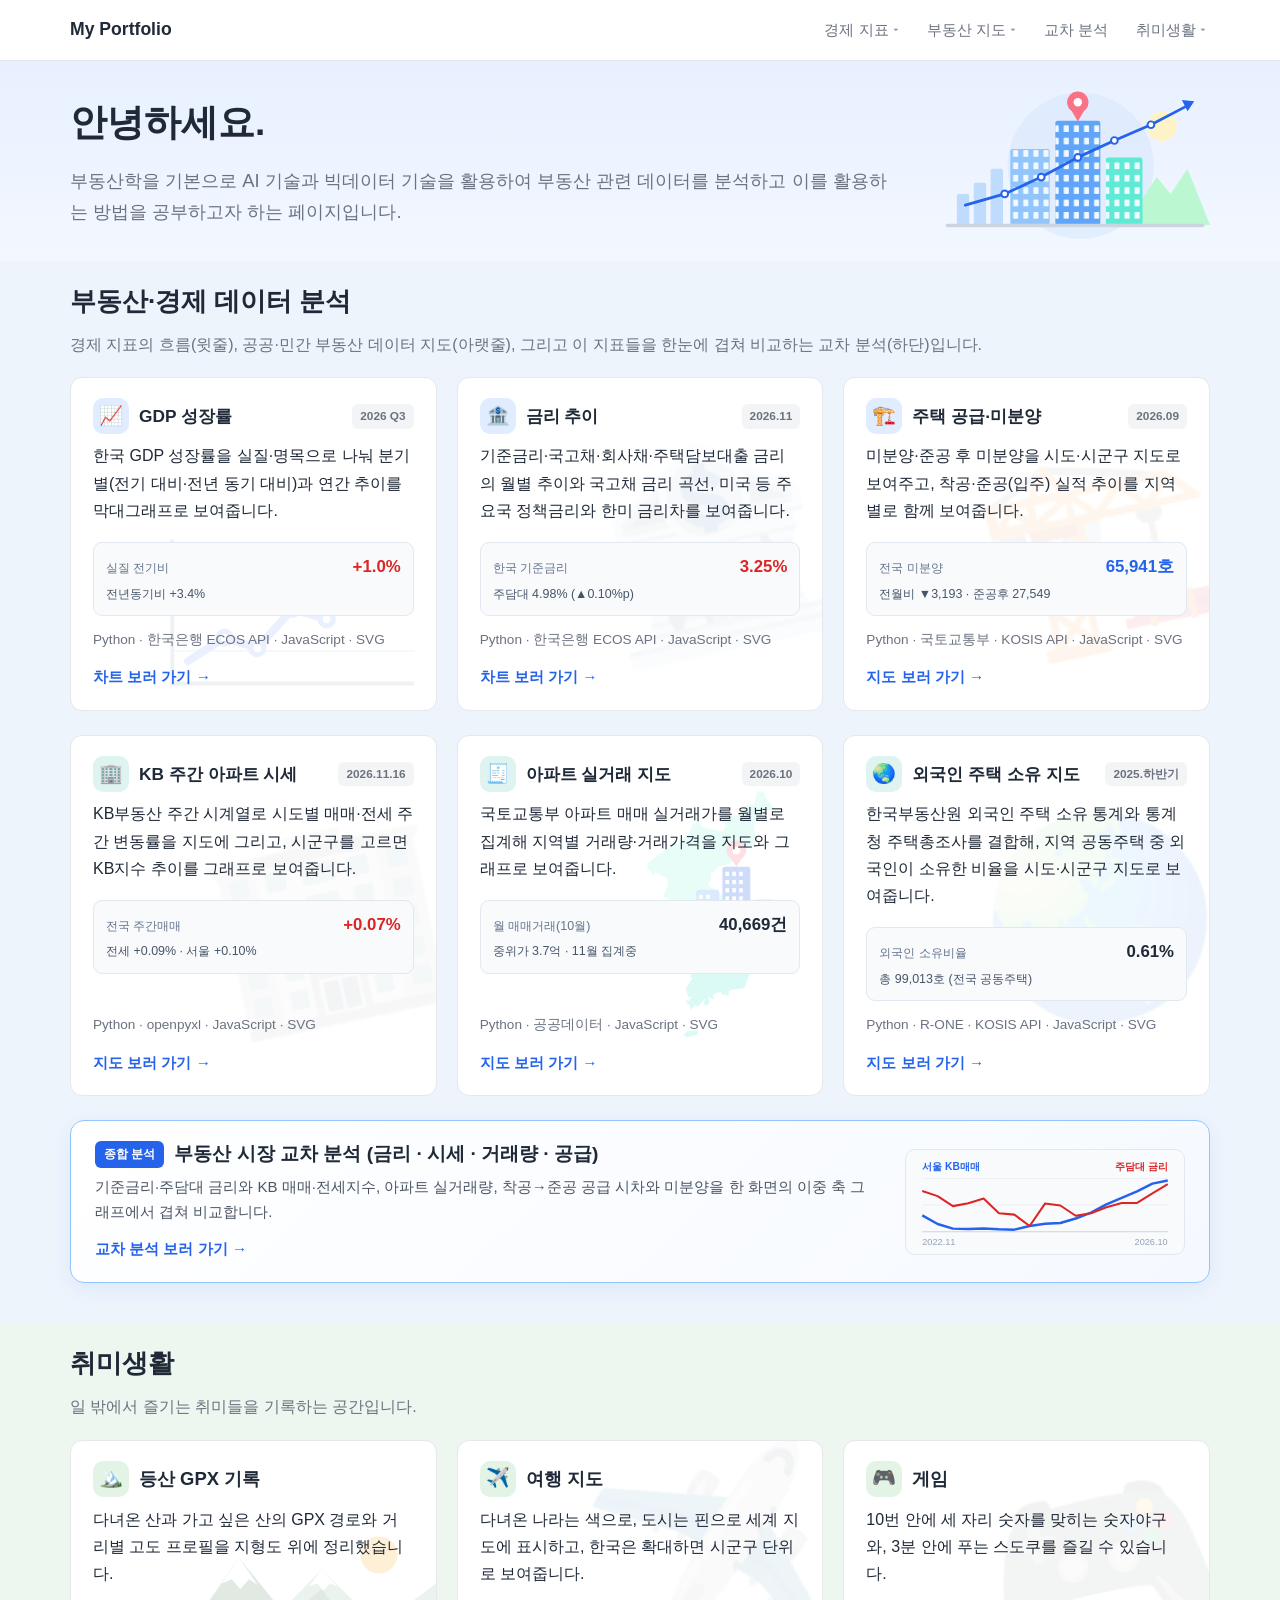
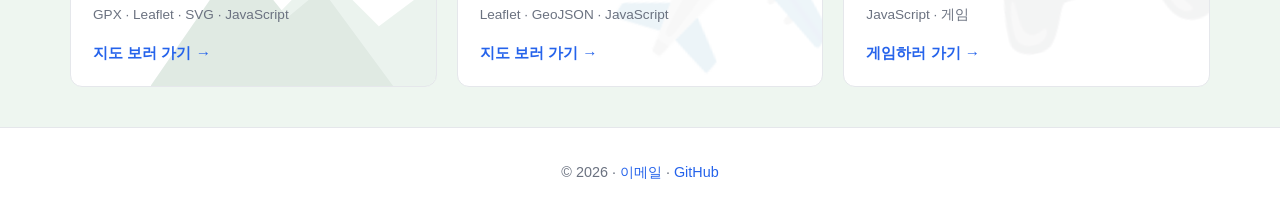
<file: index.html>
<!DOCTYPE html>
<html lang="ko">
<head>
  <meta charset="UTF-8">
  <meta name="viewport" content="width=device-width, initial-scale=1.0">
  <title>My Portfolio</title>
  <meta name="description" content="부동산·경제 데이터 분석 · 취미생활 포트폴리오">
  <meta property="og:type" content="website">
  <meta property="og:title" content="My Portfolio · 부동산·경제 데이터 분석">
  <meta property="og:description" content="공공·민간 부동산·경제 데이터를 직접 수집·분석하고 지도와 그래프로 시각화하는 개인 포트폴리오">
  <meta property="og:url" content="https://aithrume.github.io/">
  <link rel="icon" type="image/svg+xml" href="favicon.svg">
  <link rel="stylesheet" href="style.css">
</head>
<body>

  <!-- 상단 메뉴 (layout.js 공통 렌더링) -->
  <header id="site-header" class="site-header"></header>

  <main id="top">

    <!-- 소개 -->
    <section class="hero">
      <div class="container hero-inner">
        <div class="hero-text">
          <h1>안녕하세요.</h1>
          <p>부동산학을 기본으로 AI 기술과 빅데이터 기술을 활용하여 부동산 관련 데이터를 분석하고 이를 활용하는 방법을 공부하고자 하는 페이지입니다.</p>
        </div>

        <!-- 소개 그림: 아파트 단지 + 상승 그래프 + 위치 핀 (직접 그린 SVG 그림) -->
        <svg class="hero-art" viewBox="0 0 480 320" role="img"
             aria-label="아파트 단지 위로 상승하는 그래프와 지도 위치 핀을 그린 일러스트">
          <defs>
            <pattern id="win" width="18" height="22" patternUnits="userSpaceOnUse">
              <rect x="4" y="5" width="9" height="12" rx="1.5" fill="#f0f9ff"/>
            </pattern>
          </defs>

          <circle cx="250" cy="165" r="130" fill="#dbeafe" opacity="0.65"/>
          <circle cx="395" cy="95" r="26" fill="#fef3c7"/>
          <polygon points="330,270 385,185 410,215 440,170 480,270" fill="#bbf7d0"/>

          <g fill="#bfdbfe">
            <rect x="30"  y="215" width="22" height="55" rx="3"/>
            <rect x="60"  y="195" width="22" height="75" rx="3"/>
            <rect x="90"  y="170" width="22" height="100" rx="3"/>
          </g>

          <rect x="125" y="135" width="70" height="135" rx="4" fill="#93c5fd"/>
          <rect x="125" y="135" width="70" height="135" rx="4" fill="url(#win)"/>
          <rect x="205" y="85" width="80" height="185" rx="4" fill="#60a5fa"/>
          <rect x="205" y="85" width="80" height="185" rx="4" fill="url(#win)"/>
          <rect x="295" y="150" width="65" height="120" rx="4" fill="#5eead4"/>
          <rect x="295" y="150" width="65" height="120" rx="4" fill="url(#win)"/>

          <rect x="10" y="268" width="460" height="6" rx="3" fill="#cbd5e1"/>

          <polyline points="45,235 115,215 180,185 245,150 310,120 375,92 440,58"
                    fill="none" stroke="#2563eb" stroke-width="5" stroke-linecap="round" stroke-linejoin="round"/>
          <g fill="#ffffff" stroke="#2563eb" stroke-width="3.5">
            <circle cx="115" cy="215" r="6"/>
            <circle cx="180" cy="185" r="6"/>
            <circle cx="245" cy="150" r="6"/>
            <circle cx="310" cy="120" r="6"/>
            <circle cx="375" cy="92"  r="6"/>
          </g>
          <polygon points="452,50 430,48 440,68" fill="#2563eb"/>

          <circle cx="245" cy="52" r="19" fill="#fb7185"/>
          <polygon points="232,64 258,64 245,86" fill="#fb7185"/>
          <circle cx="245" cy="52" r="7.5" fill="#ffffff"/>
        </svg>
      </div>
    </section>

    <!-- 부동산·경제 데이터 분석 -->
    <section id="realestate" class="section tint-blue">
      <div class="container">
        <h2>부동산·경제 데이터 분석</h2>
        <p class="section-desc">경제 지표의 흐름(윗줄), 공공·민간 부동산 데이터 지도(아랫줄), 그리고 이 지표들을 한눈에 겹쳐 비교하는 교차 분석(하단)입니다.</p>

        <!-- 1줄: 매크로·경제 지표 -->
        <div class="card-grid cols-3">
          <article class="card" data-kpi="gdp" data-icon="📈" data-bg="line" style="--icon-bg:#e0ecff">
            <div class="card-head">
              <h3><span class="card-icon" aria-hidden="true">📈</span>GDP 성장률</h3>
              <span class="card-date"></span>
            </div>
            <p>한국 GDP 성장률을 실질·명목으로 나눠 분기별(전기 대비·전년 동기 대비)과 연간 추이를 막대그래프로 보여줍니다.</p>
            <div class="kpi-box" hidden></div>
            <p class="tags">Python · 한국은행 ECOS API · JavaScript · SVG</p>
            <a href="gdp.html" class="link">차트 보러 가기 →</a>
          </article>

          <article class="card" data-kpi="rates" data-icon="🏦" style="--icon-bg:#e0ecff">
            <div class="card-head">
              <h3><span class="card-icon" aria-hidden="true">🏦</span>금리 추이</h3>
              <span class="card-date"></span>
            </div>
            <p>기준금리·국고채·회사채·주택담보대출 금리의 월별 추이와 국고채 금리 곡선, 미국 등 주요국 정책금리와 한미 금리차를 보여줍니다.</p>
            <div class="kpi-box" hidden></div>
            <p class="tags">Python · 한국은행 ECOS API · JavaScript · SVG</p>
            <a href="rates.html" class="link">차트 보러 가기 →</a>
          </article>

          <article class="card" data-kpi="supply" data-icon="🏗️" style="--icon-bg:#e0ecff">
            <div class="card-head">
              <h3><span class="card-icon" aria-hidden="true">🏗️</span>주택 공급·미분양</h3>
              <span class="card-date"></span>
            </div>
            <p>미분양·준공 후 미분양을 시도·시군구 지도로 보여주고, 착공·준공(입주) 실적 추이를 지역별로 함께 보여줍니다.</p>
            <div class="kpi-box" hidden></div>
            <p class="tags">Python · 국토교통부 · KOSIS API · JavaScript · SVG</p>
            <a href="supply.html" class="link">지도 보러 가기 →</a>
          </article>
        </div>

        <!-- 2줄: 부동산 지도 -->
        <div class="card-grid cols-3">
          <article class="card" data-kpi="kb" data-icon="🏢" style="--icon-bg:#dff3f1">
            <div class="card-head">
              <h3><span class="card-icon" aria-hidden="true">🏢</span>KB 주간 아파트 시세</h3>
              <span class="card-date"></span>
            </div>
            <p>KB부동산 주간 시계열로 시도별 매매·전세 주간 변동률을 지도에 그리고, 시군구를 고르면 KB지수 추이를 그래프로 보여줍니다.</p>
            <div class="kpi-box" hidden></div>
            <p class="tags">Python · openpyxl · JavaScript · SVG</p>
            <a href="kb.html" class="link">지도 보러 가기 →</a>
          </article>

          <article class="card" data-kpi="trade" data-icon="🧾" data-bg="korea" style="--icon-bg:#dff3f1">
            <div class="card-head">
              <h3><span class="card-icon" aria-hidden="true">🧾</span>아파트 실거래 지도</h3>
              <span class="card-date"></span>
            </div>
            <p>국토교통부 아파트 매매 실거래가를 월별로 집계해 지역별 거래량·거래가격을 지도와 그래프로 보여줍니다.</p>
            <div class="kpi-box" hidden></div>
            <p class="tags">Python · 공공데이터 · JavaScript · SVG</p>
            <a href="trade.html" class="link">지도 보러 가기 →</a>
          </article>

          <article class="card" data-kpi="foreign" data-icon="🌏" style="--icon-bg:#dff3f1">
            <div class="card-head">
              <h3><span class="card-icon" aria-hidden="true">🌏</span>외국인 주택 소유 지도</h3>
              <span class="card-date"></span>
            </div>
            <p>한국부동산원 외국인 주택 소유 통계와 통계청 주택총조사를 결합해, 지역 공동주택 중 외국인이 소유한 비율을 시도·시군구 지도로 보여줍니다.</p>
            <div class="kpi-box" hidden></div>
            <p class="tags">Python · R-ONE · KOSIS API · JavaScript · SVG</p>
            <a href="foreign.html" class="link">지도 보러 가기 →</a>
          </article>
        </div>

        <!-- 3줄(하단): 부동산 시장 종합 교차 분석 배너 (옵션 2) -->
        <article class="cross-banner">
          <div class="cross-banner-body">
            <div class="cross-banner-title">
              <span class="cross-badge">종합 분석</span>
              <h3>부동산 시장 교차 분석 (금리 · 시세 · 거래량 · 공급)</h3>
            </div>
            <p>기준금리·주담대 금리와 KB 매매·전세지수, 아파트 실거래량, 착공→준공 공급 시차와 미분양을 한 화면의 이중 축 그래프에서 겹쳐 비교합니다.</p>
            <a href="compare.html" class="link">교차 분석 보러 가기 →</a>
          </div>
          <div class="cross-banner-art">
            <svg id="cross-mini-svg" viewBox="0 0 260 90" role="img" aria-label="서울 KB 매매지수와 주담대 금리 교차 추이 미리보기">
              <line x1="10" y1="26" x2="250" y2="26" stroke="#eef0f3" stroke-width="1"/>
              <line x1="10" y1="50" x2="250" y2="50" stroke="#eef0f3" stroke-width="1"/>
              <line x1="10" y1="74" x2="250" y2="74" stroke="#cbd5e1" stroke-width="1"/>
              <polyline points="12,56 50,48 90,62 130,60 170,46 210,30 248,18" fill="none" stroke="#2563eb" stroke-width="2.4" stroke-linejoin="round"/>
              <polyline points="12,30 50,36 90,42 130,52 170,44 210,38 248,26" fill="none" stroke="#dc2626" stroke-width="2" stroke-linejoin="round"/>
              <text x="12" y="15" font-size="10" font-weight="700" fill="#2563eb">서울 KB매매</text>
              <text x="192" y="15" font-size="10" font-weight="700" fill="#dc2626">주담대 금리</text>
            </svg>
          </div>
        </article>
      </div>
    </section>

    <!-- 취미생활 -->
    <section id="hobby" class="section tint-green">
      <div class="container">
        <h2>취미생활</h2>
        <p class="section-desc">일 밖에서 즐기는 취미들을 기록하는 공간입니다.</p>

        <div class="card-grid">
          <article class="card" data-icon="🏔️" data-bg="mountain" style="--icon-bg:#e3f4e6">
            <h3><span class="card-icon" aria-hidden="true">🏔️</span>등산 GPX 기록</h3>
            <p>다녀온 산과 가고 싶은 산의 GPX 경로와 거리별 고도 프로필을 지형도 위에 정리했습니다.</p>
            <p class="tags">GPX · Leaflet · SVG · JavaScript</p>
            <a href="hiking.html" class="link">지도 보러 가기 →</a>
          </article>

          <article class="card" data-icon="✈️" style="--icon-bg:#e3f4e6">
            <h3><span class="card-icon" aria-hidden="true">✈️</span>여행 지도</h3>
            <p>다녀온 나라는 색으로, 도시는 핀으로 세계 지도에 표시하고, 한국은 확대하면 시군구 단위로 보여줍니다.</p>
            <p class="tags">Leaflet · GeoJSON · JavaScript</p>
            <a href="travel.html" class="link">지도 보러 가기 →</a>
          </article>

          <article class="card" data-icon="🎮" style="--icon-bg:#e3f4e6">
            <h3><span class="card-icon" aria-hidden="true">🎮</span>게임</h3>
            <p>10번 안에 세 자리 숫자를 맞히는 숫자야구와, 3분 안에 푸는 스도쿠를 즐길 수 있습니다.</p>
            <p class="tags">JavaScript · 게임</p>
            <a href="games.html" class="link">게임하러 가기 →</a>
          </article>
        </div>
      </div>
    </section>

  </main>

  <footer id="site-footer" class="site-footer"></footer>

  <script src="layout.js"></script>
  <script src="home.js"></script>
</body>
</html>
</file>
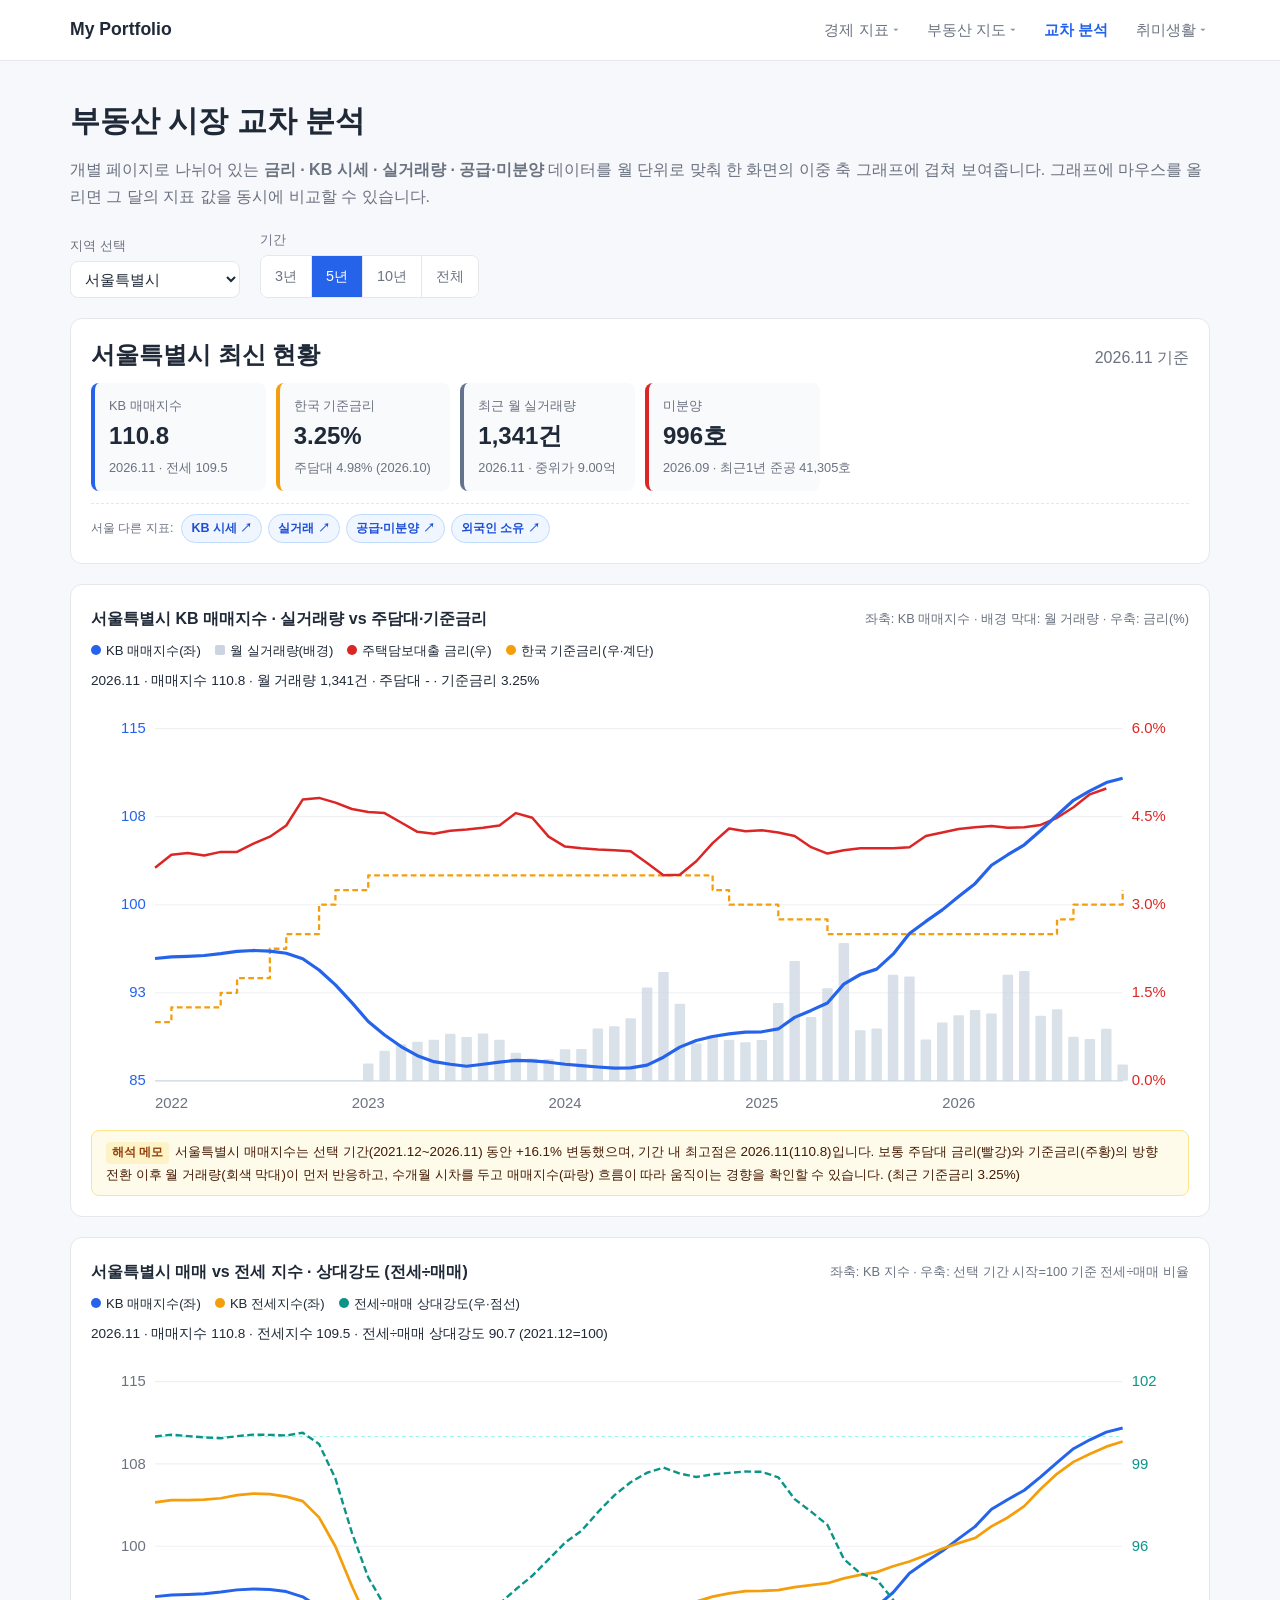
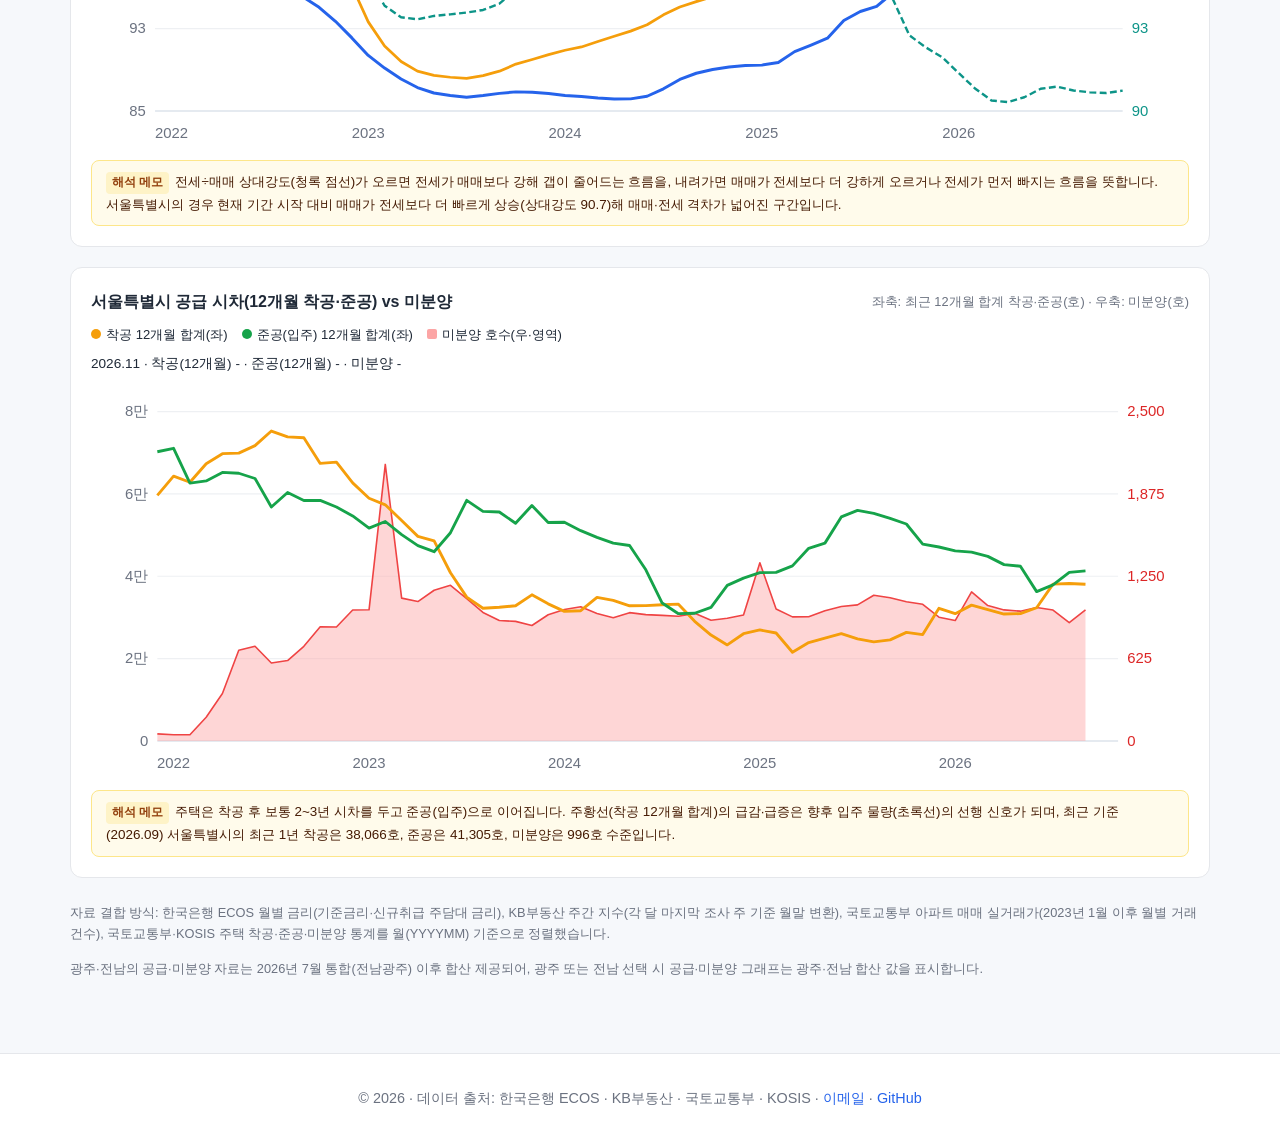
<file: compare.html>
<!DOCTYPE html>
<html lang="ko">
<head>
  <meta charset="UTF-8">
  <meta name="viewport" content="width=device-width, initial-scale=1.0">
  <title>부동산 시장 교차 분석 · My Portfolio</title>
  <meta name="description" content="금리, KB 아파트 시세, 실거래량, 주택 공급·미분양을 한 화면에서 겹쳐 비교하는 부동산 시장 교차 분석">
  <meta property="og:type" content="website">
  <meta property="og:title" content="부동산 시장 교차 분석 · My Portfolio">
  <meta property="og:description" content="금리 vs 시세·거래량, 매매 vs 전세 상대강도, 공급 시차 vs 미분양을 이중 축 그래프로 비교합니다.">
  <meta property="og:url" content="https://aithrume.github.io/compare.html">
  <link rel="icon" type="image/svg+xml" href="favicon.svg">
  <link rel="stylesheet" href="style.css">
  <link rel="stylesheet" href="kb.css">
  <link rel="stylesheet" href="rates.css">
  <style>
    .insight-note {
      margin-top: 10px;
      padding: 10px 14px;
      background: #fffbeb;
      border: 1px solid #fde68a;
      border-radius: 8px;
      font-size: 0.84rem;
      color: #451a03;
      line-height: 1.6;
    }
    .insight-note strong {
      display: inline-block;
      margin-right: 6px;
      padding: 1px 6px;
      border-radius: 4px;
      background: #fef3c7;
      color: #92400e;
      font-size: 0.78rem;
    }
    .cmp-axis-svg { display: block; width: 100%; height: auto; touch-action: pan-y; }
    .cmp-axis-svg text { font-size: 13px; fill: #6b7280; }
    .cmp-axis-svg .grid { stroke: #eef0f3; }
    .cmp-axis-svg .axis { stroke: #cbd5e1; }
    @media (max-width: 640px) {
      .cmp-axis-svg { min-width: 640px; }
    }
  </style>
</head>
<body>

  <header id="site-header" class="site-header"></header>

  <main class="kb">
    <div id="cmp-root" class="kb-wrap">

      <h1>부동산 시장 교차 분석</h1>
      <p class="section-desc">
        개별 페이지로 나뉘어 있는 <strong>금리 · KB 시세 · 실거래량 · 공급·미분양</strong> 데이터를 월 단위로 맞춰 한 화면의 이중 축 그래프에 겹쳐 보여줍니다.
        그래프에 마우스를 올리면 그 달의 지표 값을 동시에 비교할 수 있습니다.
      </p>

      <!-- 조작 영역 -->
      <div class="kb-controls">
        <label class="field">지역 선택
          <select id="sel-region"></select>
        </label>
        <div class="field">기간
          <div class="seg" id="range" role="group" aria-label="기간" style="margin-top:4px">
            <button type="button" class="seg-btn" data-y="3">3년</button>
            <button type="button" class="seg-btn on" data-y="5">5년</button>
            <button type="button" class="seg-btn" data-y="10">10년</button>
            <button type="button" class="seg-btn" data-y="0">전체</button>
          </div>
        </div>
      </div>

      <!-- 선택 지역 최신 요약 + 관련 페이지 교차 이동 -->
      <div class="kb-card">
        <div class="region-head">
          <h2 id="summary-title">서울 최신 현황</h2>
          <span id="summary-date" class="muted"></span>
        </div>
        <div id="summary-tiles" class="rate-tiles"></div>
        <div id="cross-links" class="cross-links"></div>
      </div>

      <!-- ① 금리 vs 매매지수 · 실거래량 -->
      <div class="kb-card">
        <div class="chart-head">
          <strong id="t-rate">금리 vs KB 매매지수 · 실거래량</strong>
          <span class="muted small">좌축: KB 매매지수 · 배경 막대: 월 거래량 · 우축: 금리(%)</span>
        </div>
        <div class="chart-legend">
          <span><i class="dot" style="background:#2563eb"></i>KB 매매지수(좌)</span>
          <span><i class="dot" style="background:#cbd5e1;border-radius:2px"></i>월 실거래량(배경)</span>
          <span><i class="dot" style="background:#dc2626"></i>주택담보대출 금리(우)</span>
          <span><i class="dot" style="background:#f59e0b"></i>한국 기준금리(우·계단)</span>
        </div>
        <p id="info-rate" class="hover-info" aria-live="polite"></p>
        <div class="chart-box">
          <svg id="svg-rate" class="cmp-axis-svg" viewBox="0 0 960 360" role="img" aria-label="금리와 매매지수 및 실거래량 교차 그래프"></svg>
        </div>
        <div id="note-rate" class="insight-note"></div>
      </div>

      <!-- ② 매매 vs 전세 및 상대강도 -->
      <div class="kb-card">
        <div class="chart-head">
          <strong id="t-ratio">매매 vs 전세 흐름 · 상대강도 (전세÷매매)</strong>
          <span class="muted small">좌축: KB 지수 · 우축: 선택 기간 시작=100 기준 전세÷매매 비율</span>
        </div>
        <div class="chart-legend">
          <span><i class="dot" style="background:#2563eb"></i>KB 매매지수(좌)</span>
          <span><i class="dot" style="background:#f59e0b"></i>KB 전세지수(좌)</span>
          <span><i class="dot" style="background:#0d9488"></i>전세÷매매 상대강도(우·점선)</span>
        </div>
        <p id="info-ratio" class="hover-info" aria-live="polite"></p>
        <div class="chart-box">
          <svg id="svg-ratio" class="cmp-axis-svg" viewBox="0 0 960 340" role="img" aria-label="매매지수와 전세지수 및 상대강도 그래프"></svg>
        </div>
        <div id="note-ratio" class="insight-note"></div>
      </div>

      <!-- ③ 공급 시차(착공·준공) vs 미분양 -->
      <div class="kb-card">
        <div class="chart-head">
          <strong id="t-supply">공급 시차(최근 12개월 착공·준공) vs 미분양</strong>
          <span class="muted small" id="supply-sub">좌축: 최근 12개월 합계 착공·준공(호) · 우축: 미분양(호)</span>
        </div>
        <div class="chart-legend">
          <span><i class="dot" style="background:#f59e0b"></i>착공 12개월 합계(좌)</span>
          <span><i class="dot" style="background:#16a34a"></i>준공(입주) 12개월 합계(좌)</span>
          <span><i class="dot" style="background:#fca5a5;border-radius:2px"></i>미분양 호수(우·영역)</span>
        </div>
        <p id="info-supply" class="hover-info" aria-live="polite"></p>
        <div class="chart-box">
          <svg id="svg-supply" class="cmp-axis-svg" viewBox="0 0 960 340" role="img" aria-label="착공 준공 12개월 합계와 미분양 교차 그래프"></svg>
        </div>
        <div id="note-supply" class="insight-note"></div>
      </div>

      <div class="source">
        <p>
          자료 결합 방식: 한국은행 ECOS 월별 금리(기준금리·신규취급 주담대 금리), KB부동산 주간 지수(각 달 마지막 조사 주 기준 월말 변환),
          국토교통부 아파트 매매 실거래가(2023년 1월 이후 월별 거래 건수), 국토교통부·KOSIS 주택 착공·준공·미분양 통계를 월(YYYYMM) 기준으로 정렬했습니다.
        </p>
        <p>
          광주·전남의 공급·미분양 자료는 2026년 7월 통합(전남광주) 이후 합산 제공되어, 광주 또는 전남 선택 시 공급·미분양 그래프는 광주·전남 합산 값을 표시합니다.
        </p>
      </div>

    </div>
  </main>

  <footer id="site-footer" class="site-footer" data-source="한국은행 ECOS · KB부동산 · 국토교통부 · KOSIS"></footer>

  <script src="layout.js"></script>
  <script src="chart-core.js"></script>
  <script src="compare.js"></script>
</body>
</html>
</file>
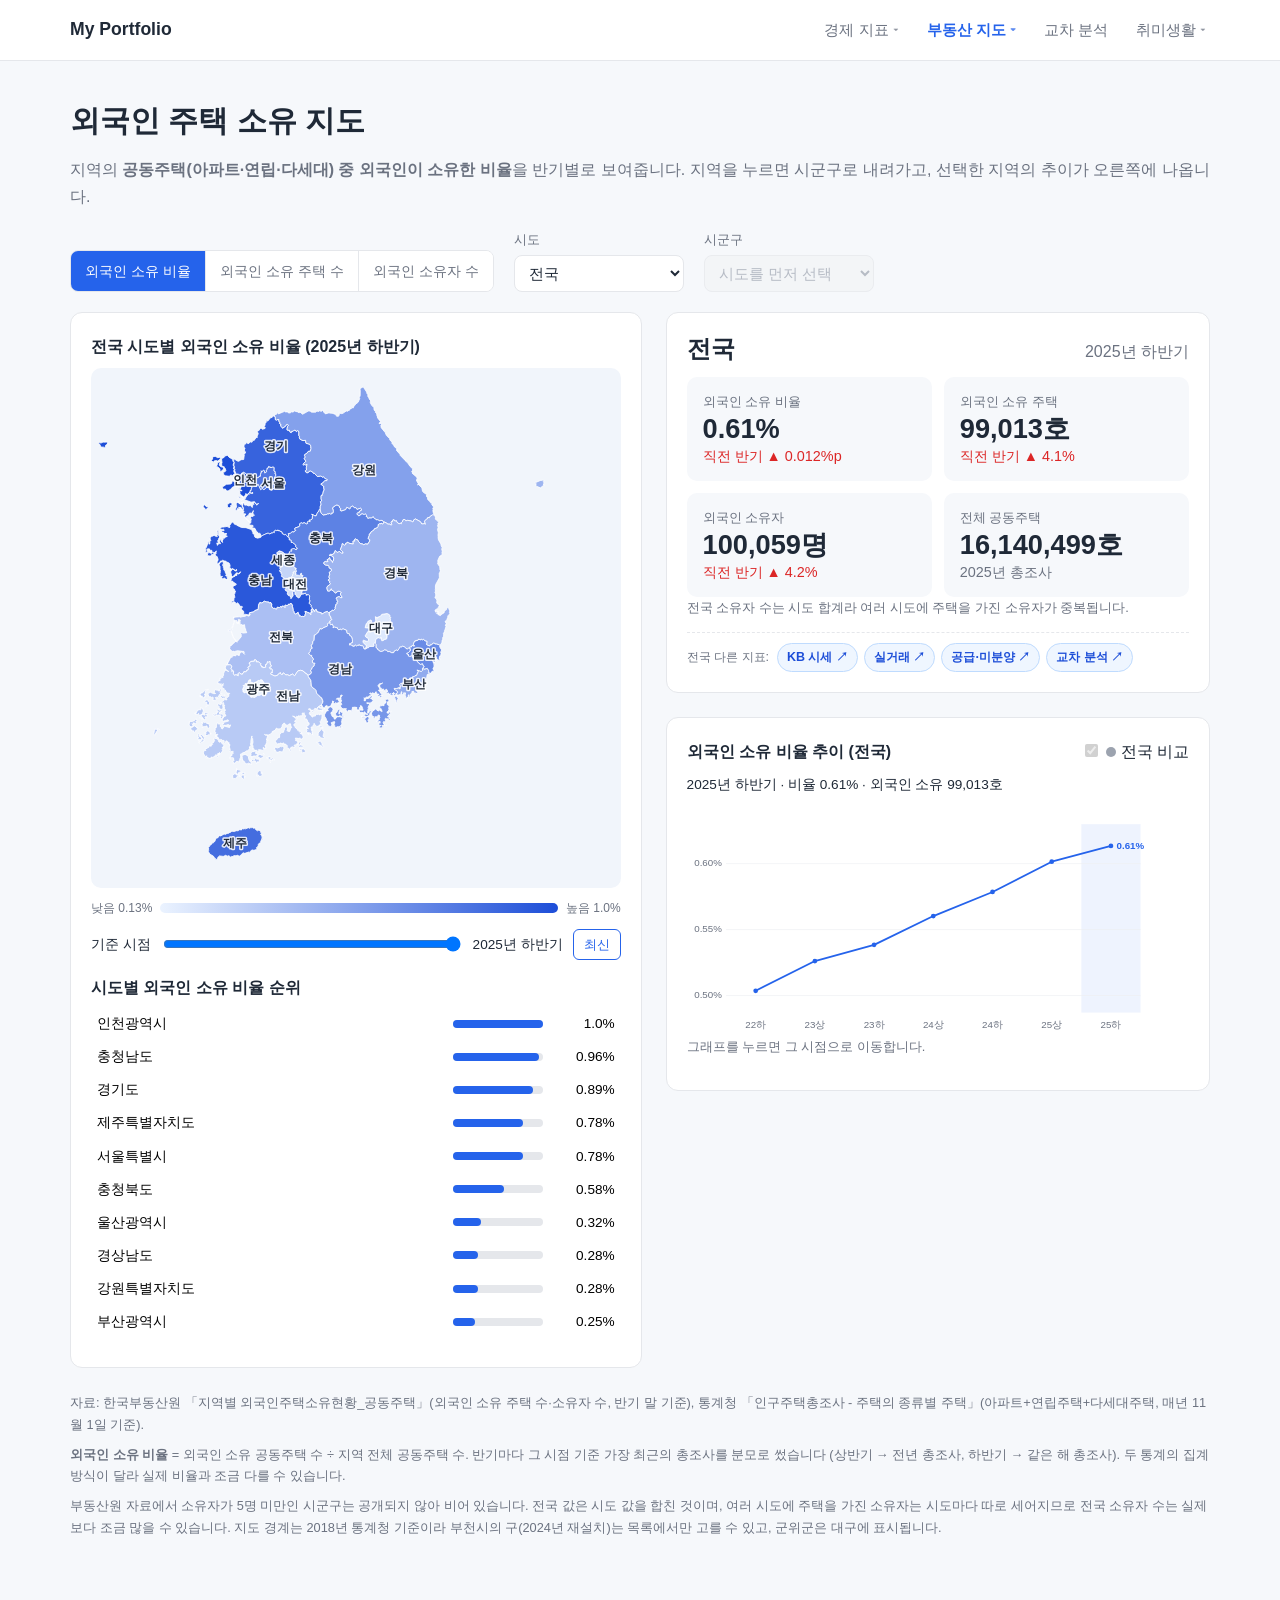
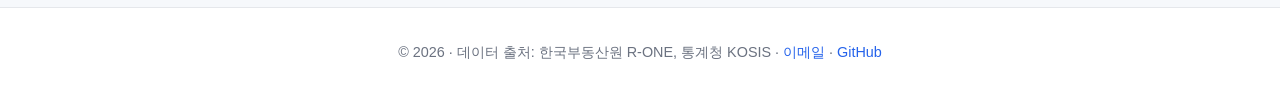
<file: foreign.html>
<!DOCTYPE html>
<html lang="ko">
<head>
  <meta charset="UTF-8">
  <meta name="viewport" content="width=device-width, initial-scale=1.0">
  <title>외국인 주택 소유 지도 · My Portfolio</title>
  <meta name="description" content="지역별 공동주택 중 외국인이 소유한 비율을 시도·시군구 지도로 보여줍니다">
  <meta property="og:type" content="website">
  <meta property="og:title" content="외국인 주택 소유 지도 · My Portfolio">
  <meta property="og:description" content="지역 공동주택 중 외국인 소유 비율을 시도·시군구 지도와 반기별 추이로 확인">
  <meta property="og:url" content="https://aithrume.github.io/foreign.html">
  <link rel="icon" type="image/svg+xml" href="favicon.svg">
  <link rel="stylesheet" href="style.css">
  <link rel="stylesheet" href="kb.css">
  <link rel="stylesheet" href="trade.css">
</head>
<body>

  <header id="site-header" class="site-header"></header>

  <main class="kb">
    <div class="kb-wrap">

      <h1>외국인 주택 소유 지도</h1>
      <p class="section-desc">
        지역의 <strong>공동주택(아파트·연립·다세대) 중 외국인이 소유한 비율</strong>을 반기별로 보여줍니다.
        지역을 누르면 시군구로 내려가고, 선택한 지역의 추이가 오른쪽에 나옵니다.
      </p>

      <!-- 조작 영역 -->
      <div class="kb-controls">
        <div class="seg" role="group" aria-label="지도 색상 기준">
          <button type="button" class="seg-btn on" data-metric="r">외국인 소유 비율</button>
          <button type="button" class="seg-btn" data-metric="h">외국인 소유 주택 수</button>
          <button type="button" class="seg-btn" data-metric="o">외국인 소유자 수</button>
        </div>
        <label class="field">시도
          <select id="sel-sido"></select>
        </label>
        <label class="field">시군구
          <select id="sel-sgg" disabled><option value="">시도를 먼저 선택</option></select>
        </label>
      </div>

      <div class="kb-grid">

        <!-- 왼쪽: 지도 -->
        <section class="kb-card kb-map-card" aria-label="지도">
          <div class="map-head">
            <strong id="map-title">전국 시도별 외국인 소유 비율</strong>
            <button type="button" id="btn-back" class="mini-btn" hidden>← 전국으로</button>
          </div>

          <div class="map-box">
            <svg id="kb-map" viewBox="0 0 607 570" role="img" aria-label="대한민국 지역별 외국인 주택 소유 지도"></svg>
            <div id="map-tip" class="tip" hidden></div>
          </div>

          <div class="legend" aria-hidden="true">
            <span id="lg-min">낮음</span>
            <span class="legend-bar seq" id="lg-bar"></span>
            <span id="lg-max">높음</span>
          </div>

          <!-- 반기 선택 슬라이더 -->
          <div class="week">
            <label for="period">기준 시점</label>
            <input type="range" id="period" min="0" max="0" value="0">
            <span id="period-label" class="week-label"></span>
            <button type="button" id="btn-latest" class="mini-btn">최신</button>
          </div>

          <h3 class="rank-title" id="rank-title">시도별 순위</h3>
          <ol id="rank" class="rank"></ol>
        </section>

        <!-- 오른쪽: 숫자 카드 + 그래프 -->
        <section class="kb-side" aria-label="선택 지역 상세">
          <div class="kb-card">
            <div class="region-head">
              <h2 id="region-name">전국</h2>
              <span id="region-date" class="muted"></span>
            </div>
            <div class="stat-grid">
              <div class="stat">
                <span class="stat-label">외국인 소유 비율</span>
                <span class="stat-num" id="v-r">-</span>
                <span class="stat-chg" id="c-r">-</span>
              </div>
              <div class="stat">
                <span class="stat-label">외국인 소유 주택</span>
                <span class="stat-num" id="v-h">-</span>
                <span class="stat-chg" id="c-h">-</span>
              </div>
              <div class="stat">
                <span class="stat-label">외국인 소유자</span>
                <span class="stat-num" id="v-o">-</span>
                <span class="stat-chg" id="c-o">-</span>
              </div>
              <div class="stat">
                <span class="stat-label">전체 공동주택</span>
                <span class="stat-num" id="v-t">-</span>
                <span class="stat-chg" id="c-t">-</span>
              </div>
            </div>
            <p class="muted small" id="region-note"></p>
            <div id="cross-links" class="cross-links"></div>
          </div>

          <div class="kb-card">
            <div class="chart-head">
              <strong id="chart-title">외국인 소유 비율 추이</strong>
              <label class="cmp"><input type="checkbox" id="cmp" checked> <i class="dot c-nat"></i>전국 비교</label>
            </div>
            <p id="hover-info" class="hover-info" aria-live="polite"></p>
            <div class="chart-box">
              <svg id="kb-chart" viewBox="0 0 720 320" role="img" aria-label="반기별 외국인 소유 비율 그래프"></svg>
            </div>
            <p class="muted small">그래프를 누르면 그 시점으로 이동합니다.</p>
          </div>
        </section>
      </div>

      <div class="source">
        <p>
          자료: 한국부동산원 「지역별 외국인주택소유현황_공동주택」(외국인 소유 주택 수·소유자 수, 반기 말 기준),
          통계청 「인구주택총조사 - 주택의 종류별 주택」(아파트+연립주택+다세대주택, 매년 11월 1일 기준).
        </p>
        <p>
          <strong>외국인 소유 비율</strong> = 외국인 소유 공동주택 수 ÷ 지역 전체 공동주택 수. 반기마다 그 시점 기준 가장 최근의 총조사를 분모로 썼습니다
          (상반기 → 전년 총조사, 하반기 → 같은 해 총조사). 두 통계의 집계 방식이 달라 실제 비율과 조금 다를 수 있습니다.
        </p>
        <p>
          부동산원 자료에서 소유자가 5명 미만인 시군구는 공개되지 않아 비어 있습니다. 전국 값은 시도 값을 합친 것이며,
          여러 시도에 주택을 가진 소유자는 시도마다 따로 세어지므로 전국 소유자 수는 실제보다 조금 많을 수 있습니다.
          지도 경계는 2018년 통계청 기준이라 부천시의 구(2024년 재설치)는 목록에서만 고를 수 있고, 군위군은 대구에 표시됩니다.
        </p>
      </div>

    </div>
  </main>

  <footer id="site-footer" class="site-footer" data-source="한국부동산원 R-ONE, 통계청 KOSIS"></footer>

  <script src="layout.js"></script>
  <script src="chart-core.js"></script>
  <script src="map-core.js"></script>
  <script src="map-labels.js"></script>
  <script src="foreign.js"></script>
</body>
</html>
</file>
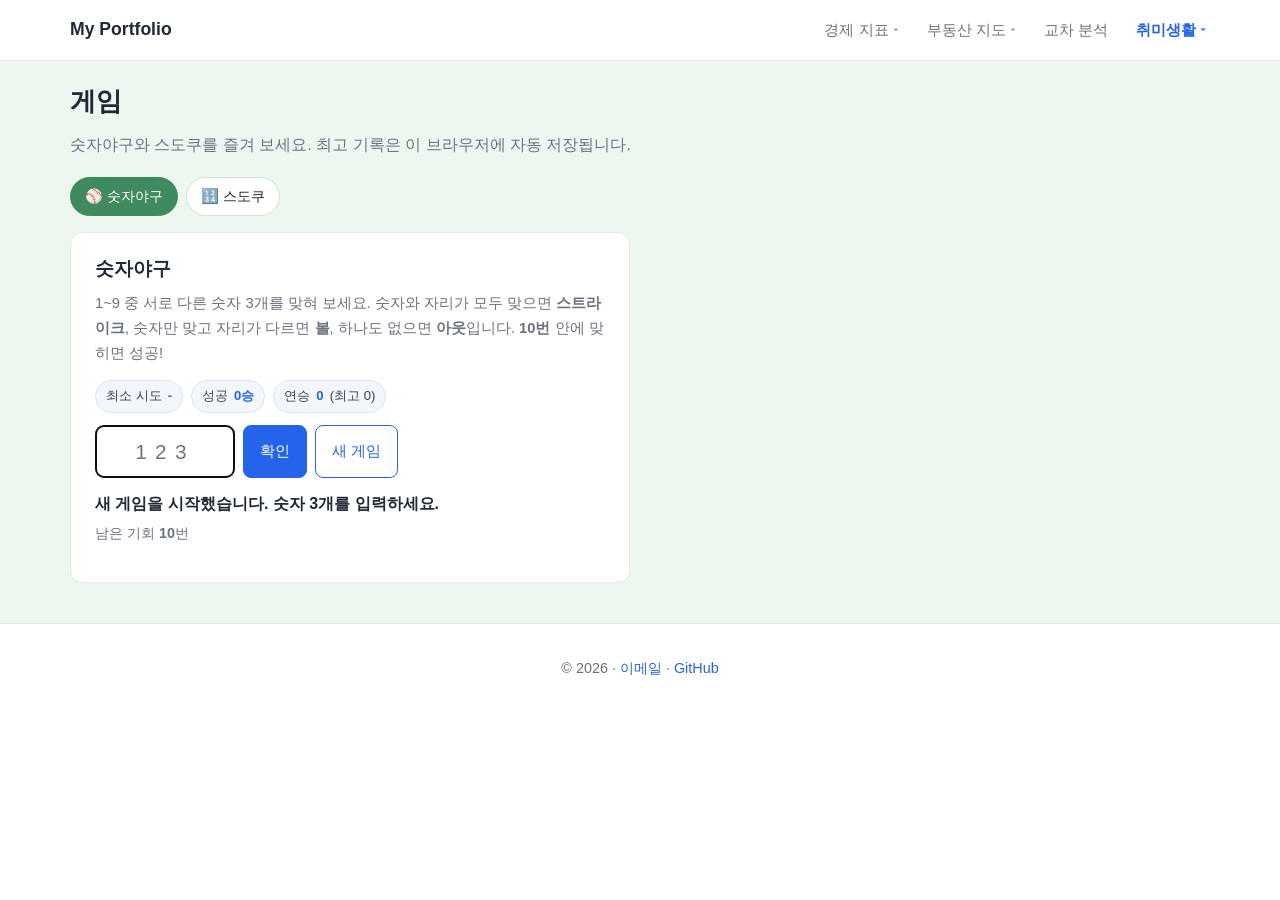
<file: games.html>
<!DOCTYPE html>
<html lang="ko">
<head>
  <meta charset="UTF-8">
  <meta name="viewport" content="width=device-width, initial-scale=1.0">
  <title>게임 · My Portfolio</title>
  <meta name="description" content="숫자야구와 스도쿠 게임">
  <meta property="og:type" content="website">
  <meta property="og:title" content="게임 · My Portfolio">
  <meta property="og:description" content="10번 안에 맞히는 숫자야구와 3분 안에 푸는 스도쿠 미니 게임">
  <meta property="og:url" content="https://aithrume.github.io/games.html">
  <link rel="icon" type="image/svg+xml" href="favicon.svg">
  <link rel="stylesheet" href="style.css">
</head>
<body>

  <header id="site-header" class="site-header"></header>

  <main>
    <section class="section tint-green">
      <div class="container">
        <h2>게임</h2>
        <p class="section-desc">숫자야구와 스도쿠를 즐겨 보세요. 최고 기록은 이 브라우저에 자동 저장됩니다.</p>

        <div class="chips" role="tablist" aria-label="게임 선택">
          <button type="button" class="chip on" data-tab="baseball" role="tab">⚾ 숫자야구</button>
          <button type="button" class="chip" data-tab="sudoku" role="tab">🔢 스도쿠</button>
        </div>

        <!-- 숫자야구 -->
        <div class="game-panel" id="tab-baseball">
          <div class="game-card">
            <h3>숫자야구</h3>
            <p class="game-rule">1~9 중 서로 다른 숫자 3개를 맞혀 보세요. 숫자와 자리가 모두 맞으면 <strong>스트라이크</strong>,
              숫자만 맞고 자리가 다르면 <strong>볼</strong>, 하나도 없으면 <strong>아웃</strong>입니다. <strong>10번</strong> 안에 맞히면 성공!</p>

            <div id="bb-records" class="game-records"></div>

            <form id="bb-form" class="bb-form" autocomplete="off">
              <input id="bb-input" class="bb-input" type="text" inputmode="numeric" maxlength="3" placeholder="123" aria-label="숫자 3개">
              <button type="submit" class="game-btn primary">확인</button>
              <button type="button" id="bb-new" class="game-btn">새 게임</button>
            </form>
            <p id="bb-msg" class="game-msg" aria-live="polite"></p>
            <p class="game-sub">남은 기회 <strong id="bb-left">10</strong>번</p>

            <ol id="bb-history" class="bb-history"></ol>
          </div>
        </div>

        <!-- 스도쿠 -->
        <div class="game-panel" id="tab-sudoku" hidden>
          <div class="game-card">
            <h3>스도쿠</h3>
            <p class="game-rule">가로줄, 세로줄, 굵은 선으로 나뉜 3×3 칸마다 1~9가 한 번씩 들어가도록 채우세요.
              <strong>3분</strong> 안에 다 채우면 성공입니다. '시작'을 누르면 시간이 흐릅니다.</p>

            <div id="sd-records" class="game-records"></div>

            <div class="sd-controls">
              <div class="seg-mini" role="group" aria-label="난이도">
                <button type="button" class="on" data-level="easy">쉬움</button>
                <button type="button" data-level="normal">보통</button>
                <button type="button" data-level="hard">어려움</button>
              </div>
              <button type="button" id="sd-start" class="game-btn primary">시작</button>
              <button type="button" id="sd-new" class="game-btn">새 문제</button>
            </div>

            <!-- 시간 막대: 3분 중 경과/남은 시간 -->
            <div class="sd-timer">
              <div class="sd-bar"><i id="sd-bar"></i></div>
              <div class="sd-time">
                <span>경과 <strong id="sd-elapsed">0:00</strong></span>
                <span>남은 시간 <strong id="sd-left">3:00</strong></span>
              </div>
            </div>

            <div id="sd-board" class="sd-board" aria-label="스도쿠 판"></div>
            <p id="sd-msg" class="game-msg" aria-live="polite"></p>
          </div>
        </div>
      </div>
    </section>
  </main>

  <footer id="site-footer" class="site-footer"></footer>

  <script src="layout.js"></script>
  <script src="games.js"></script>
</body>
</html>
</file>
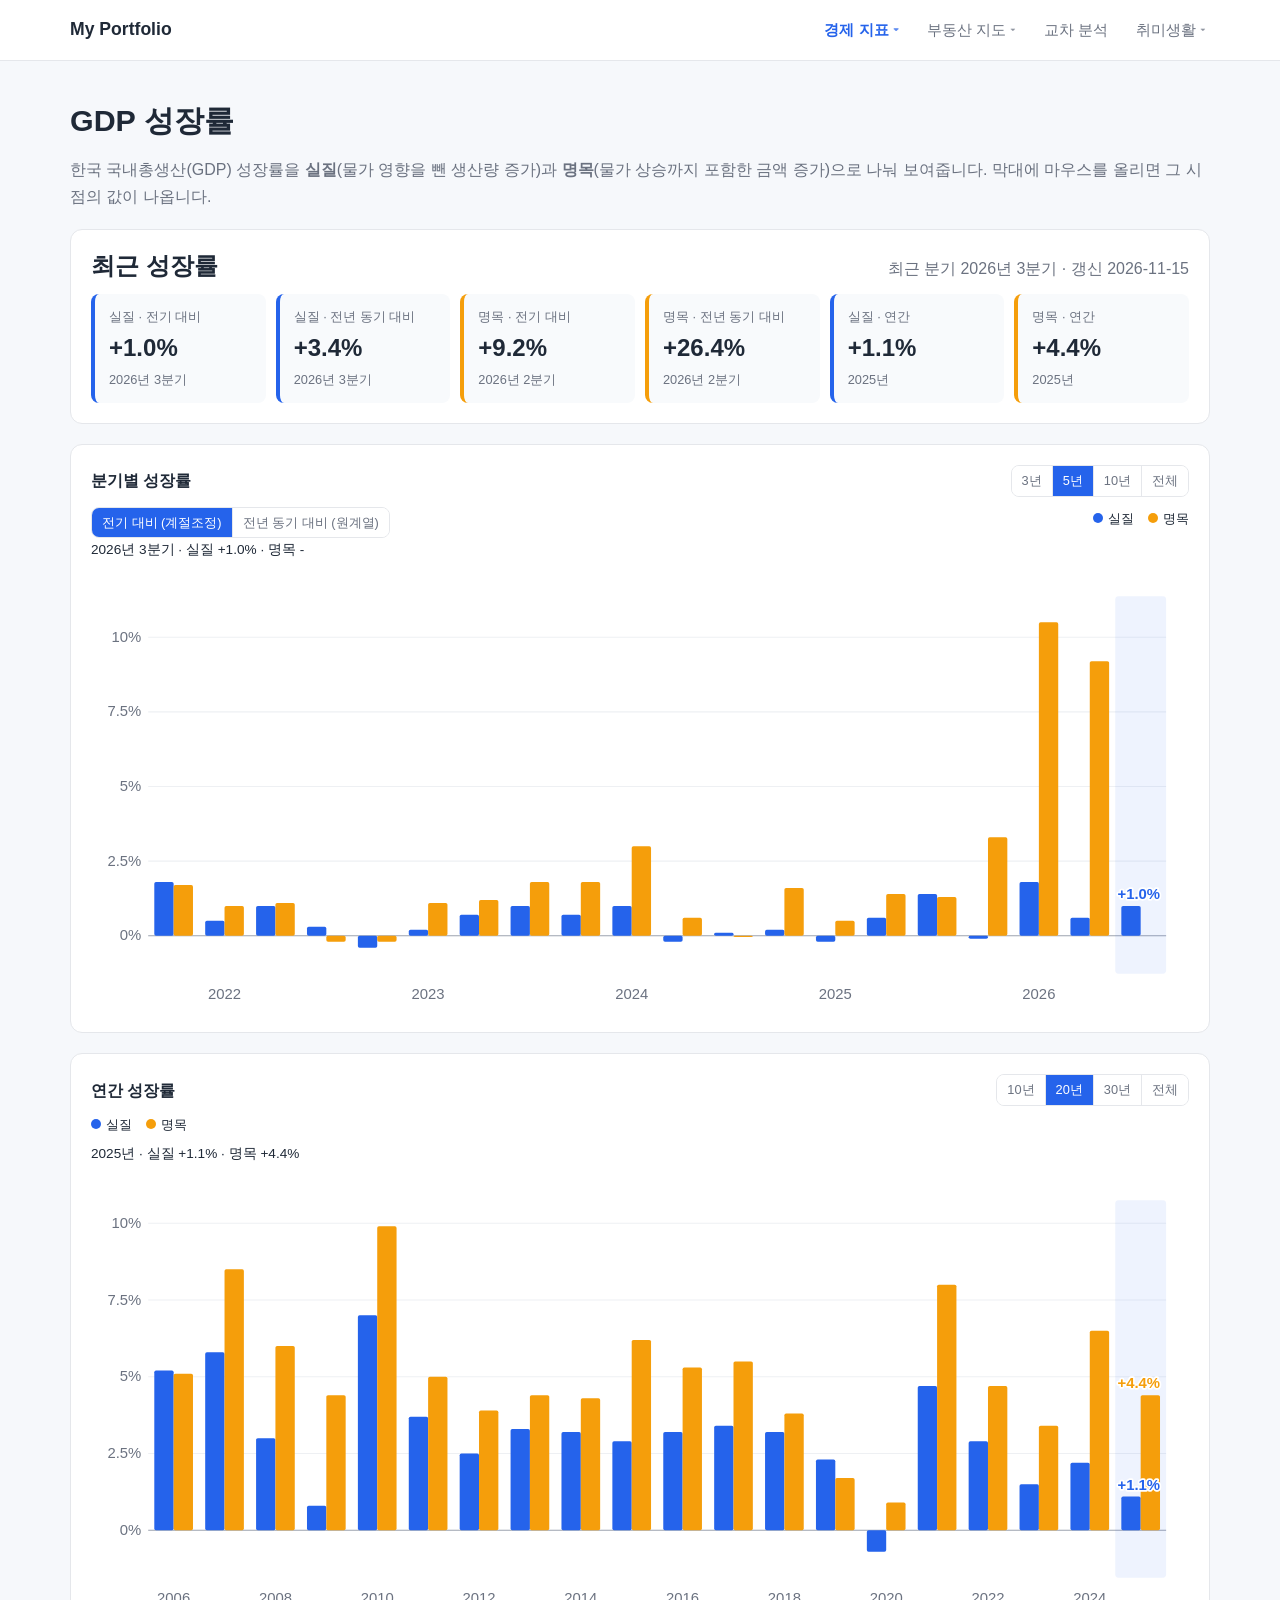
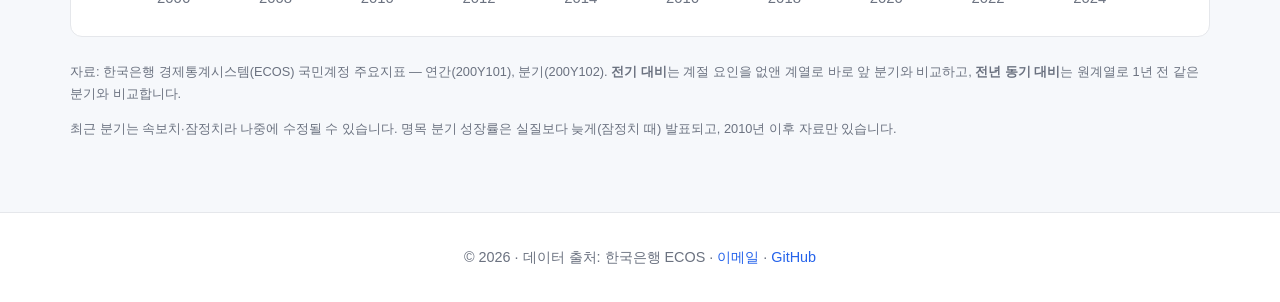
<file: gdp.html>
<!DOCTYPE html>
<html lang="ko">
<head>
  <meta charset="UTF-8">
  <meta name="viewport" content="width=device-width, initial-scale=1.0">
  <title>GDP 성장률 · My Portfolio</title>
  <meta name="description" content="한국 GDP 성장률(명목·실질)의 연간·분기 추이">
  <meta property="og:type" content="website">
  <meta property="og:title" content="GDP 성장률 · My Portfolio">
  <meta property="og:description" content="한국 GDP 성장률(실질·명목)의 분기·연간 추이 그래프">
  <meta property="og:url" content="https://aithrume.github.io/gdp.html">
  <link rel="icon" type="image/svg+xml" href="favicon.svg">
  <link rel="stylesheet" href="style.css">
  <link rel="stylesheet" href="kb.css">
  <link rel="stylesheet" href="rates.css">
</head>
<body>

  <header id="site-header" class="site-header"></header>

  <main class="kb">
    <div class="kb-wrap">

      <h1>GDP 성장률</h1>
      <p class="section-desc">
        한국 국내총생산(GDP) 성장률을 <strong>실질</strong>(물가 영향을 뺀 생산량 증가)과 <strong>명목</strong>(물가 상승까지 포함한 금액 증가)으로 나눠 보여줍니다.
        막대에 마우스를 올리면 그 시점의 값이 나옵니다.
      </p>

      <!-- 최신값 요약 -->
      <div class="kb-card">
        <div class="region-head">
          <h2>최근 성장률</h2>
          <span id="latest" class="muted"></span>
        </div>
        <div id="summary" class="rate-tiles"></div>
      </div>

      <!-- 분기 성장률 -->
      <div class="kb-card">
        <div class="chart-head">
          <strong>분기별 성장률</strong>
          <div class="seg small" id="q-range" role="group" aria-label="기간">
            <button type="button" class="seg-btn" data-y="3">3년</button>
            <button type="button" class="seg-btn on" data-y="5">5년</button>
            <button type="button" class="seg-btn" data-y="10">10년</button>
            <button type="button" class="seg-btn" data-y="0">전체</button>
          </div>
        </div>
        <div class="kb-controls gdp-controls">
          <div class="seg small" id="q-mode" role="group" aria-label="비교 기준">
            <button type="button" class="seg-btn on" data-mode="QoQ">전기 대비 (계절조정)</button>
            <button type="button" class="seg-btn" data-mode="YoY">전년 동기 대비 (원계열)</button>
          </div>
          <div class="chart-legend">
            <span><i class="dot" style="background:#2563eb"></i>실질</span>
            <span><i class="dot" style="background:#f59e0b"></i>명목</span>
          </div>
        </div>
        <p id="q-info" class="hover-info" aria-live="polite"></p>
        <div class="chart-box">
          <svg id="q-chart" class="bar-chart" viewBox="0 0 960 380" role="img" aria-label="분기별 GDP 성장률 막대그래프"></svg>
        </div>
      </div>

      <!-- 연간 성장률 -->
      <div class="kb-card">
        <div class="chart-head">
          <strong>연간 성장률</strong>
          <div class="seg small" id="a-range" role="group" aria-label="기간">
            <button type="button" class="seg-btn" data-y="10">10년</button>
            <button type="button" class="seg-btn on" data-y="20">20년</button>
            <button type="button" class="seg-btn" data-y="30">30년</button>
            <button type="button" class="seg-btn" data-y="0">전체</button>
          </div>
        </div>
        <div class="chart-legend">
          <span><i class="dot" style="background:#2563eb"></i>실질</span>
          <span><i class="dot" style="background:#f59e0b"></i>명목</span>
        </div>
        <p id="a-info" class="hover-info" aria-live="polite"></p>
        <div class="chart-box">
          <svg id="a-chart" class="bar-chart" viewBox="0 0 960 380" role="img" aria-label="연간 GDP 성장률 막대그래프"></svg>
        </div>
      </div>

      <div class="source">
        <p>
          자료: 한국은행 경제통계시스템(ECOS) 국민계정 주요지표 — 연간(200Y101), 분기(200Y102).
          <strong>전기 대비</strong>는 계절 요인을 없앤 계열로 바로 앞 분기와 비교하고, <strong>전년 동기 대비</strong>는 원계열로 1년 전 같은 분기와 비교합니다.
        </p>
        <p>
          최근 분기는 속보치·잠정치라 나중에 수정될 수 있습니다. 명목 분기 성장률은 실질보다 늦게(잠정치 때) 발표되고, 2010년 이후 자료만 있습니다.
        </p>
      </div>

    </div>
  </main>

  <footer id="site-footer" class="site-footer" data-source="한국은행 ECOS"></footer>

  <script src="layout.js"></script>
  <script src="chart-core.js"></script>
  <script src="gdp.js"></script>
</body>
</html>
</file>
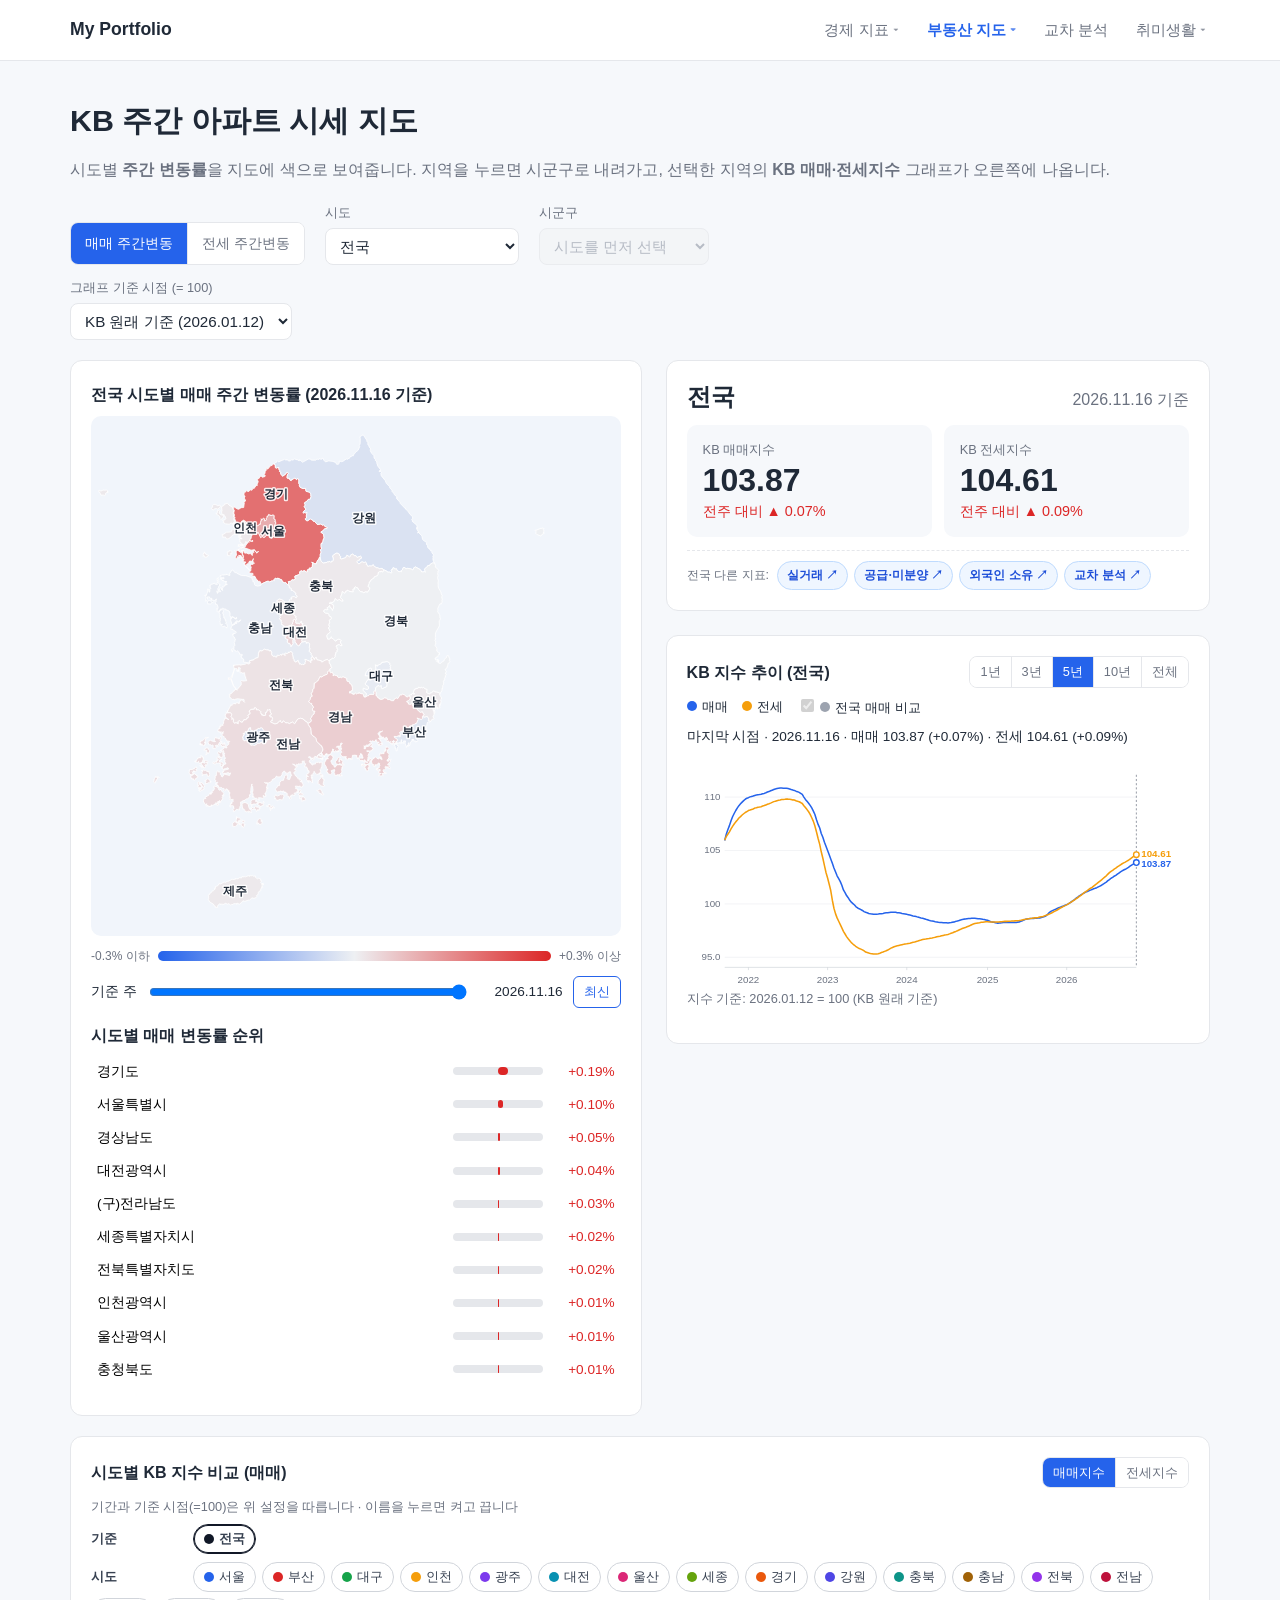
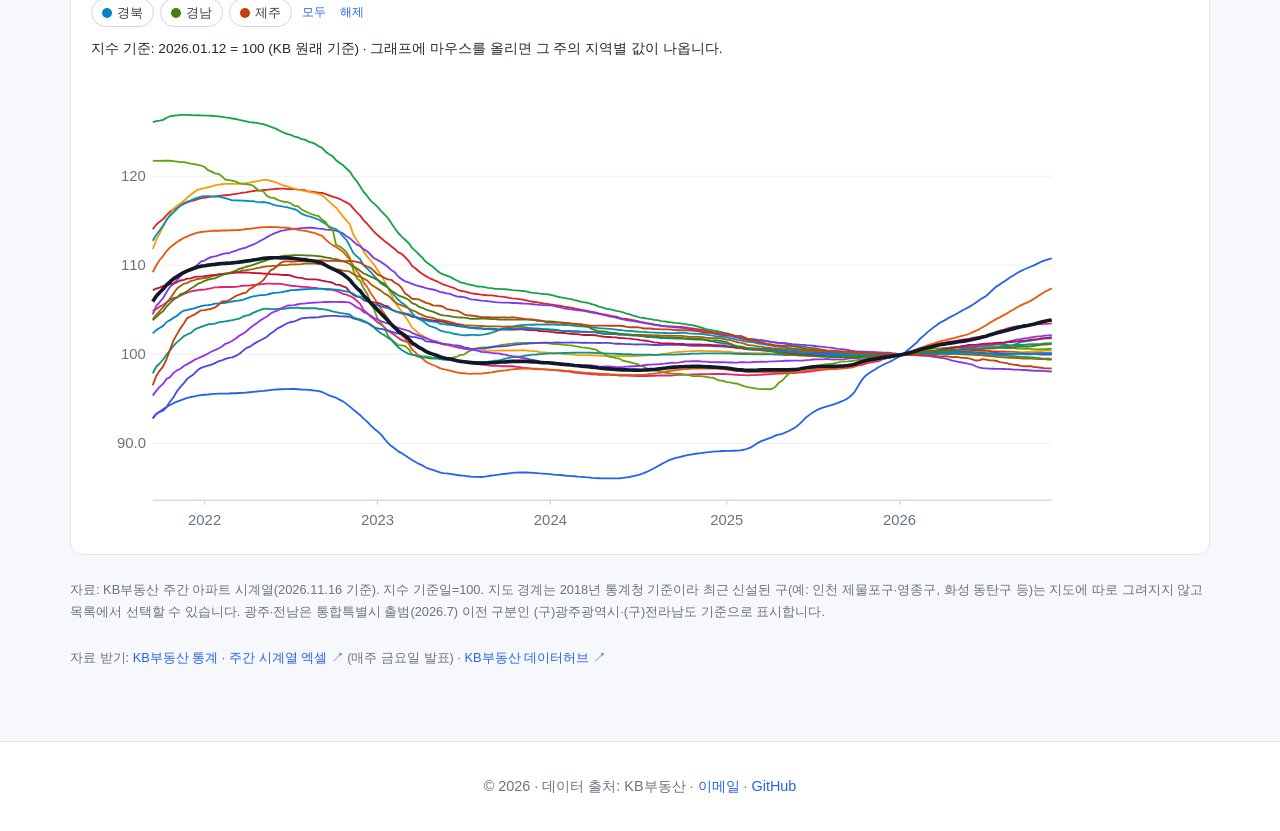
<file: kb.html>
<!DOCTYPE html>
<html lang="ko">
<head>
  <meta charset="UTF-8">
  <meta name="viewport" content="width=device-width, initial-scale=1.0">
  <title>KB 주간 아파트 시세 지도 · My Portfolio</title>
  <meta name="description" content="KB부동산 주간 시계열 데이터로 보는 시도별 아파트 매매·전세 주간 변동률 지도">
  <meta property="og:type" content="website">
  <meta property="og:title" content="KB 주간 아파트 시세 지도 · My Portfolio">
  <meta property="og:description" content="시도·시군구별 주간 매매·전세 변동률 지도, KB 지수 추이 및 지역 비교 그래프">
  <meta property="og:url" content="https://aithrume.github.io/kb.html">
  <link rel="icon" type="image/svg+xml" href="favicon.svg">
  <link rel="stylesheet" href="style.css">
  <link rel="stylesheet" href="kb.css">
</head>
<body>

  <header id="site-header" class="site-header"></header>

  <main class="kb">
    <div class="kb-wrap">

      <h1>KB 주간 아파트 시세 지도</h1>
      <p class="section-desc">
        시도별 <strong>주간 변동률</strong>을 지도에 색으로 보여줍니다. 지역을 누르면 시군구로 내려가고,
        선택한 지역의 <strong>KB 매매·전세지수</strong> 그래프가 오른쪽에 나옵니다.
      </p>

      <!-- 조작 영역 -->
      <div class="kb-controls">
        <div class="seg" role="group" aria-label="지도 색상 기준">
          <button type="button" id="m-sc" class="seg-btn on">매매 주간변동</button>
          <button type="button" id="m-jc" class="seg-btn">전세 주간변동</button>
        </div>
        <label class="field">시도
          <select id="sel-sido"></select>
        </label>
        <label class="field">시군구
          <select id="sel-sgg" disabled><option value="">시도를 먼저 선택</option></select>
        </label>
      </div>
      <div class="kb-controls kb-controls-sub">
        <label class="field">그래프 기준 시점 (= 100)
          <select id="sel-base">
            <option value="orig" id="opt-orig">KB 원래 기준</option>
            <option value="start">그래프 기간 시작</option>
            <option value="custom">직접 선택</option>
            <option value="y:2019">2019년 말</option>
            <option value="y:2010">2010년 말</option>
          </select>
        </label>
        <label class="field" id="base-date-field" hidden>기준 날짜
          <input type="date" id="base-date">
        </label>
        <span class="muted small" id="base-note"></span>
      </div>

      <div class="kb-grid">

        <!-- 왼쪽: 지도 -->
        <section class="kb-card kb-map-card" aria-label="지도">
          <div class="map-head">
            <strong id="map-title">전국 시도별 주간 변동률</strong>
            <button type="button" id="btn-back" class="mini-btn" hidden>← 전국으로</button>
          </div>

          <div class="map-box">
            <svg id="kb-map" viewBox="0 0 607 570" role="img" aria-label="대한민국 시도별 주간 변동률 지도"></svg>
            <div id="map-tip" class="tip" hidden></div>
          </div>

          <!-- 범례 -->
          <div class="legend" aria-hidden="true">
            <span>-0.3% 이하</span>
            <span class="legend-bar"></span>
            <span>+0.3% 이상</span>
          </div>

          <!-- 주차 선택 슬라이더 -->
          <div class="week">
            <label for="week">기준 주</label>
            <input type="range" id="week" min="0" max="0" value="0">
            <span id="week-label" class="week-label"></span>
            <button type="button" id="btn-latest" class="mini-btn">최신</button>
          </div>

          <!-- 순위 목록 (색을 구분하기 어려운 분을 위한 숫자 목록) -->
          <h3 class="rank-title" id="rank-title">시도별 순위</h3>
          <ol id="rank" class="rank"></ol>
        </section>

        <!-- 오른쪽: 숫자 카드 + 그래프 -->
        <section class="kb-side" aria-label="선택 지역 상세">
          <div class="kb-card">
            <div class="region-head">
              <h2 id="region-name">전국</h2>
              <span id="region-date" class="muted"></span>
            </div>
            <div class="stat-grid">
              <div class="stat">
                <span class="stat-label">KB 매매지수</span>
                <span class="stat-num" id="v-si">-</span>
                <span class="stat-chg" id="c-sc">-</span>
              </div>
              <div class="stat">
                <span class="stat-label">KB 전세지수</span>
                <span class="stat-num" id="v-ji">-</span>
                <span class="stat-chg" id="c-jc">-</span>
              </div>
            </div>
            <p class="muted small" id="region-note"></p>
            <div id="cross-links" class="cross-links"></div>
          </div>

          <div class="kb-card">
            <div class="chart-head">
              <strong id="chart-title">KB 지수 추이</strong>
              <div class="seg small" id="range" role="group" aria-label="기간">
                <button type="button" class="seg-btn" data-w="52">1년</button>
                <button type="button" class="seg-btn" data-w="156">3년</button>
                <button type="button" class="seg-btn on" data-w="260">5년</button>
                <button type="button" class="seg-btn" data-w="520">10년</button>
                <button type="button" class="seg-btn" data-w="0">전체</button>
              </div>
            </div>

            <div class="chart-legend">
              <span><i class="dot c-sale"></i>매매</span>
              <span><i class="dot c-jeonse"></i>전세</span>
              <label class="cmp"><input type="checkbox" id="cmp" checked> <i class="dot c-nat"></i>전국 매매 비교</label>
            </div>

            <p id="hover-info" class="hover-info" aria-live="polite"></p>
            <div class="chart-box">
              <svg id="kb-chart" viewBox="0 0 720 320" role="img" aria-label="KB 매매·전세지수 추이 그래프"></svg>
            </div>
            <p class="muted small" id="chart-base"></p>
          </div>
        </section>
      </div>

      <!-- 지역 비교 그래프 -->
      <section class="kb-card cmp-card" aria-label="지역 비교 그래프">
        <div class="chart-head">
          <strong id="cmp-title">시도별 KB 지수 비교</strong>
          <div class="seg small" id="cmp-metric" role="group" aria-label="지수 종류">
            <button type="button" class="seg-btn on" data-k="si">매매지수</button>
            <button type="button" class="seg-btn" data-k="ji">전세지수</button>
          </div>
        </div>
        <div class="chart-legend">
          <span class="muted small">기간과 기준 시점(=100)은 위 설정을 따릅니다 · 이름을 누르면 켜고 끕니다</span>
        </div>
        <div id="cmp-groups" class="cmp-groups"></div>
        <p id="cmp-info" class="hover-info" aria-live="polite"></p>
        <div class="chart-box cmp-box">
          <svg id="cmp-chart" viewBox="0 0 960 400" role="img" aria-label="지역별 KB 지수 비교 그래프"></svg>
          <div id="cmp-tip" class="tip" hidden></div>
        </div>
      </section>

      <p class="source">
        자료: KB부동산 주간 아파트 시계열(<span id="src-date"></span> 기준). 지수 기준일=100.
        지도 경계는 2018년 통계청 기준이라 최근 신설된 구(예: 인천 제물포구·영종구, 화성 동탄구 등)는 지도에 따로 그려지지 않고 목록에서 선택할 수 있습니다.
        광주·전남은 통합특별시 출범(2026.7) 이전 구분인 (구)광주광역시·(구)전라남도 기준으로 표시합니다.
      </p>
      <p class="source">
        자료 받기:
        <a href="https://www.kbland.kr/webview.html#/main/statistics?channel=kbland&amp;tab=0" target="_blank" rel="noopener">KB부동산 통계 · 주간 시계열 엑셀 ↗</a>
        (매주 금요일 발표) ·
        <a href="https://data.kbland.kr/" target="_blank" rel="noopener">KB부동산 데이터허브 ↗</a>
      </p>

    </div>
  </main>

  <footer id="site-footer" class="site-footer" data-source="KB부동산"></footer>

  <script src="layout.js"></script>
  <script src="chart-core.js"></script>
  <script src="map-core.js"></script>
  <script src="map-labels.js"></script>
  <script src="kb.js"></script>
</body>
</html>
</file>
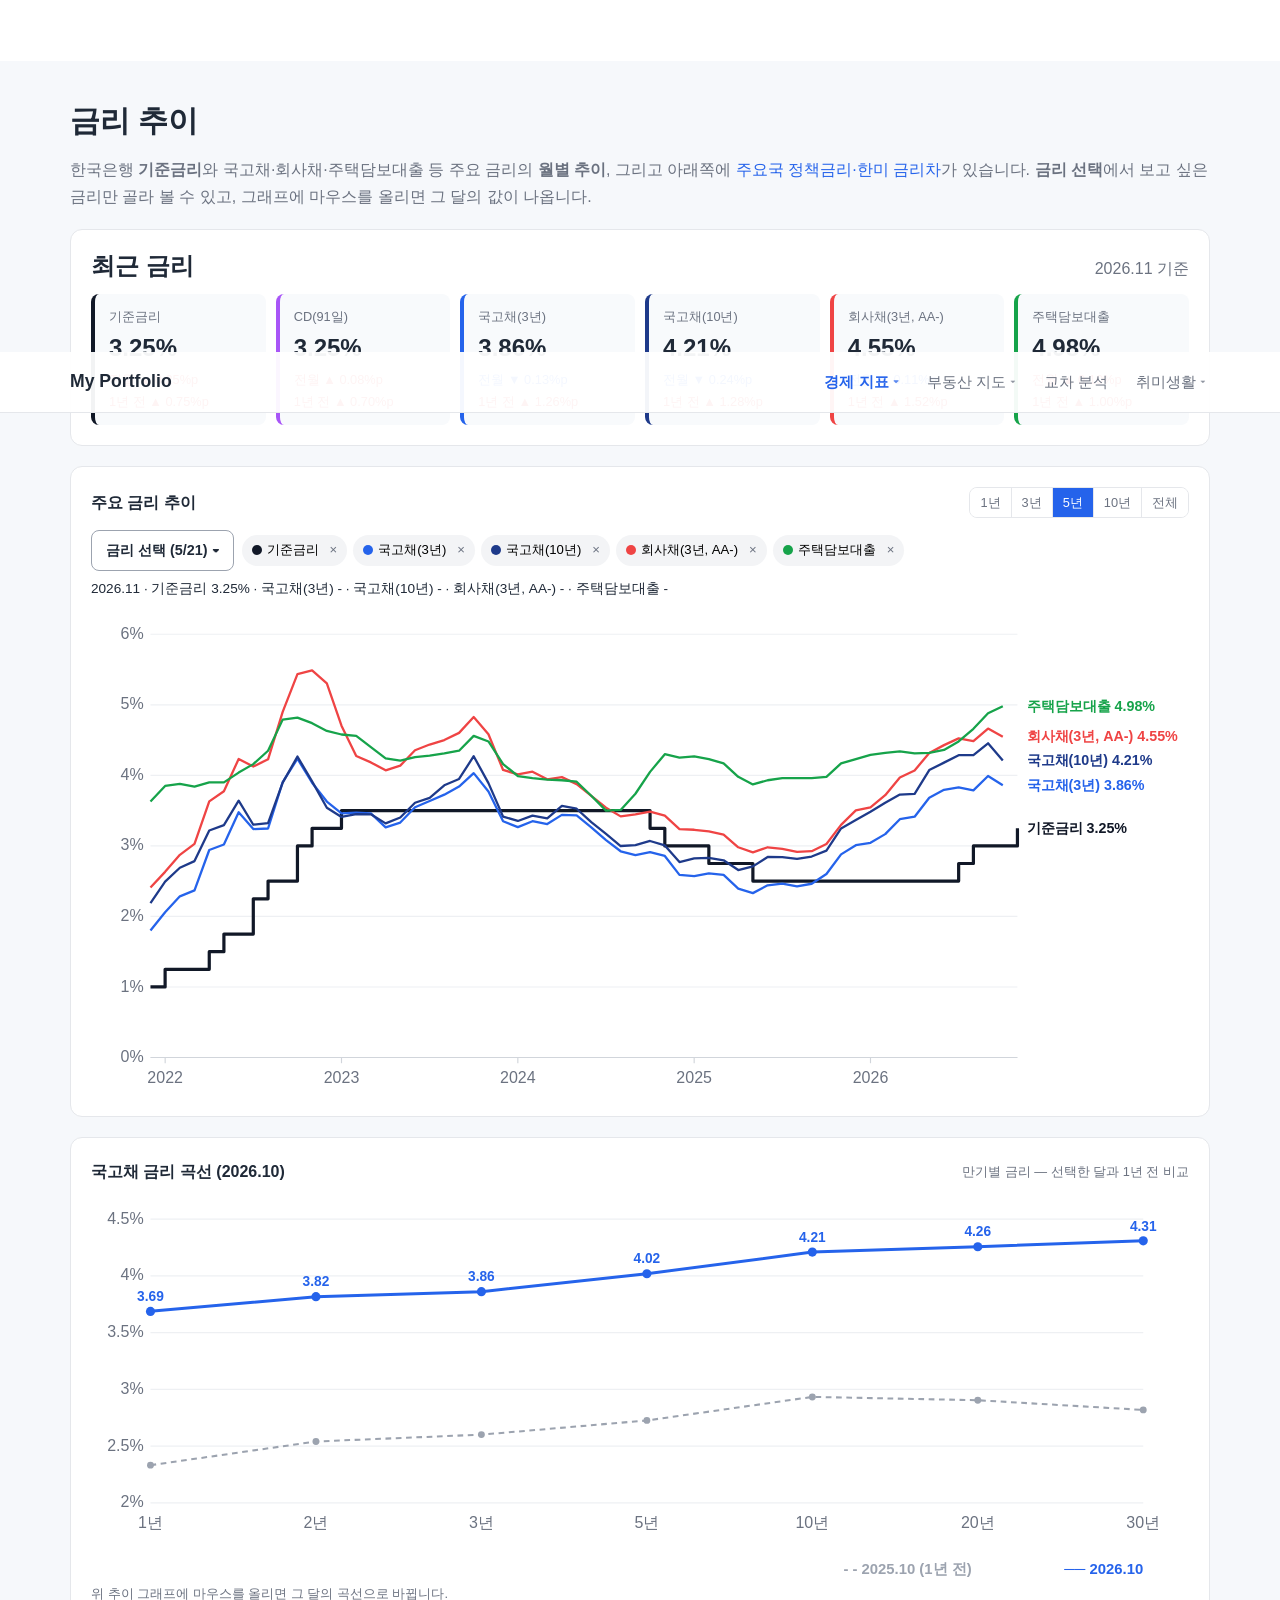
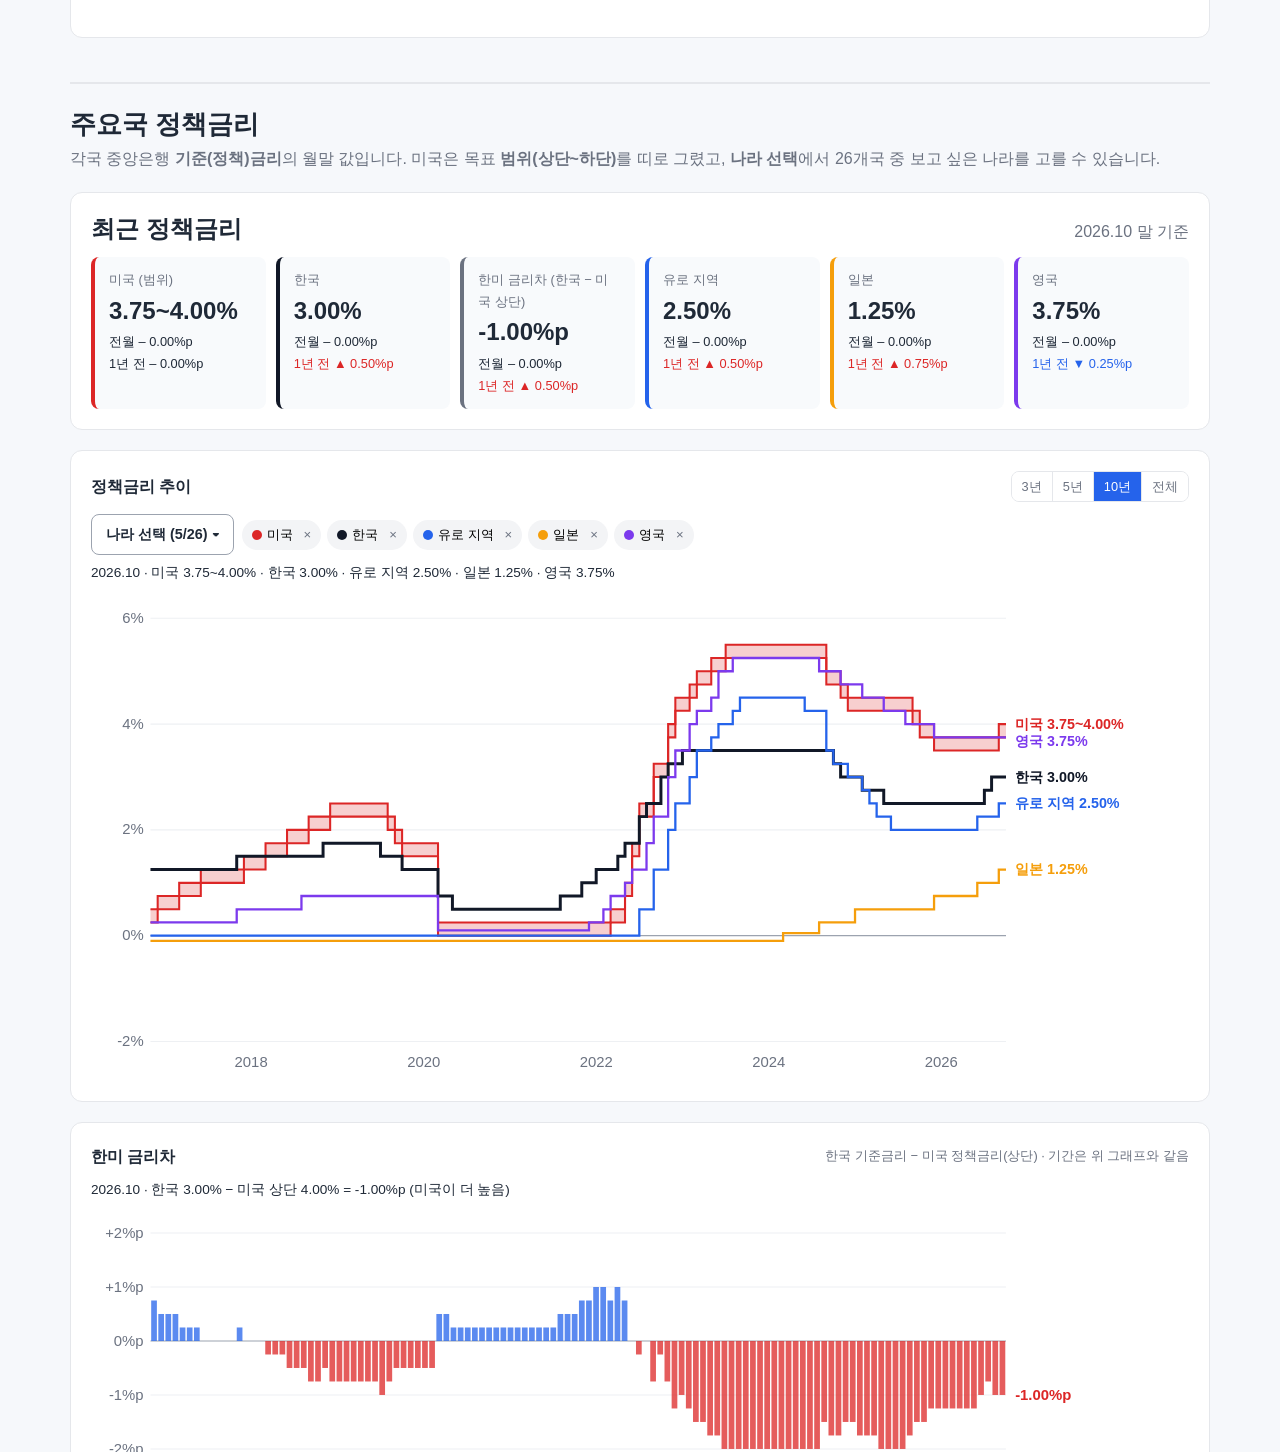
<file: policy.html>
<!DOCTYPE html>
<html lang="ko">
<head>
  <meta charset="UTF-8">
  <title>주요국 정책금리 · My Portfolio</title>
  <!-- 금리 추이 페이지로 합쳐졌습니다. 예전 주소로 들어와도 그 위치로 이동 -->
  <meta http-equiv="refresh" content="0; url=rates.html#policy">
  <link rel="canonical" href="rates.html#policy">
</head>
<body>
  <p>이 페이지는 <a href="rates.html#policy">금리 추이 페이지의 '주요국 정책금리'</a>로 옮겨졌습니다.</p>
</body>
</html>
</file>
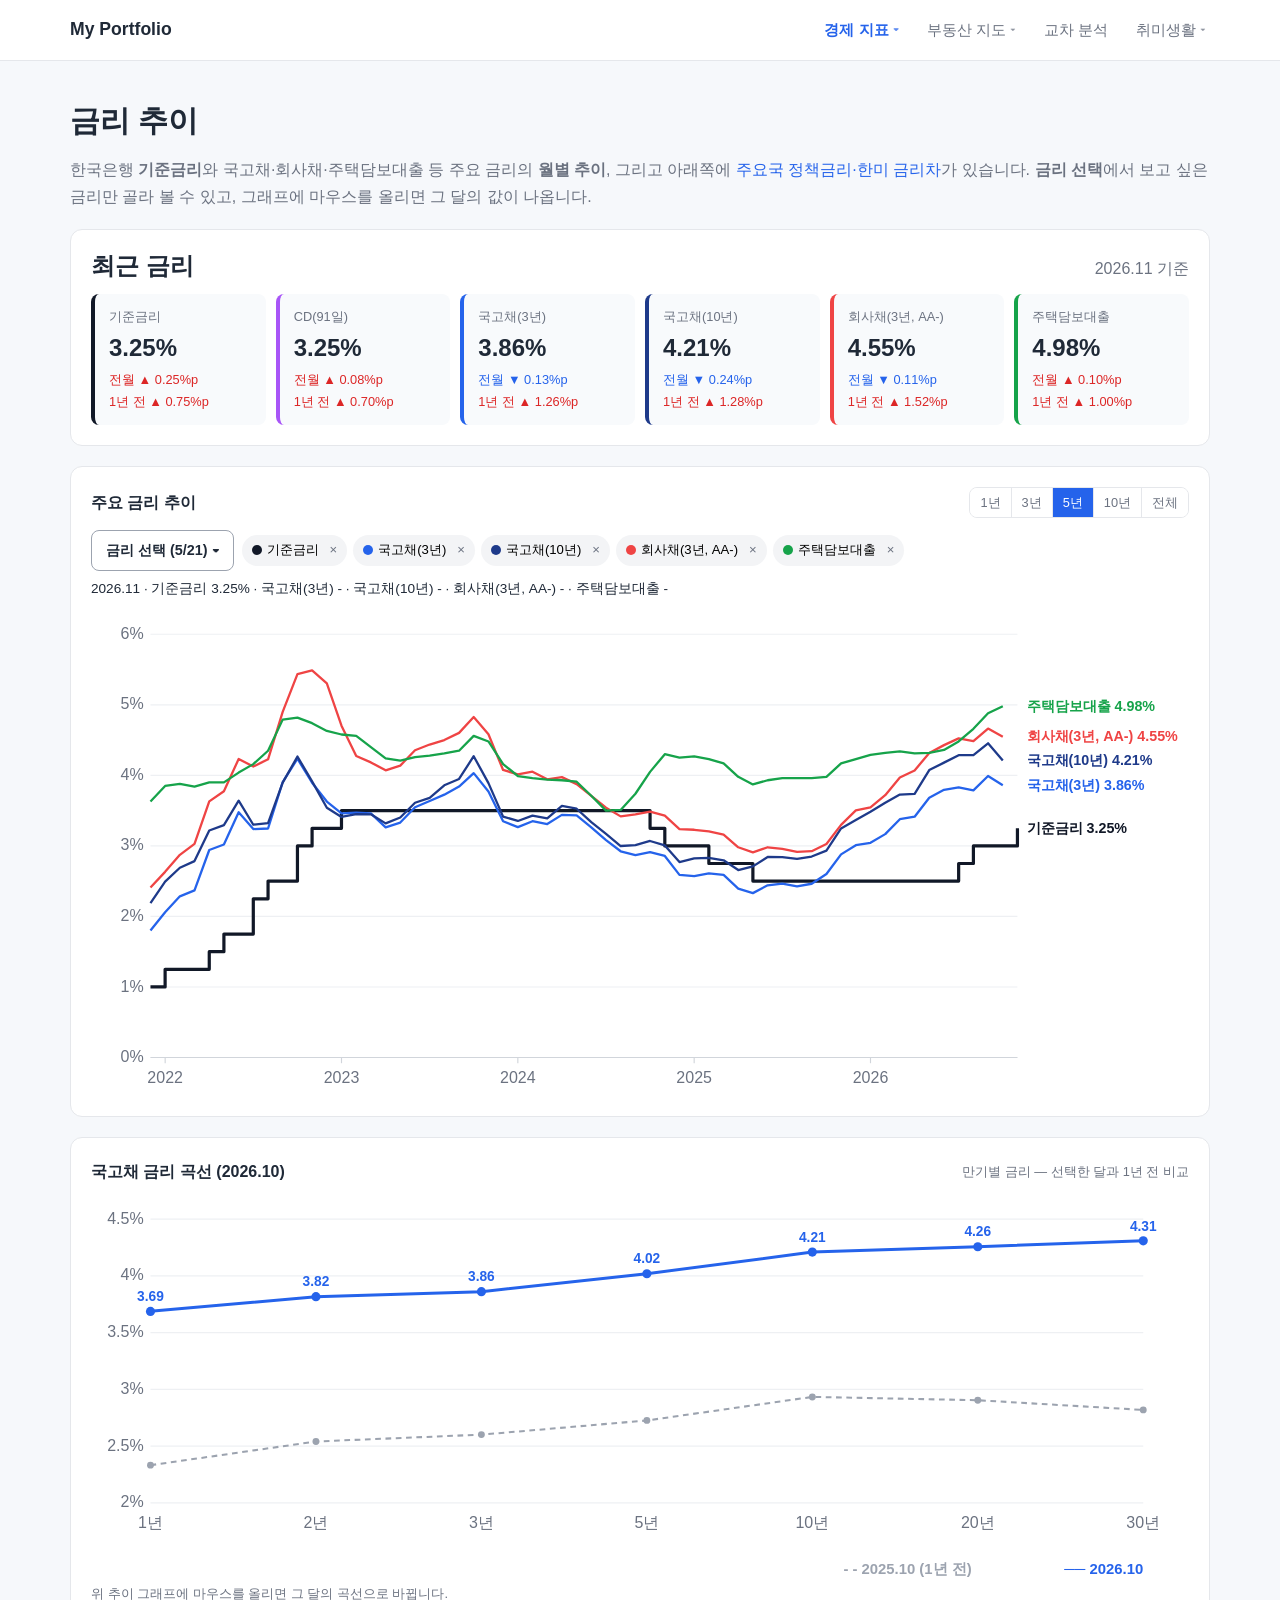
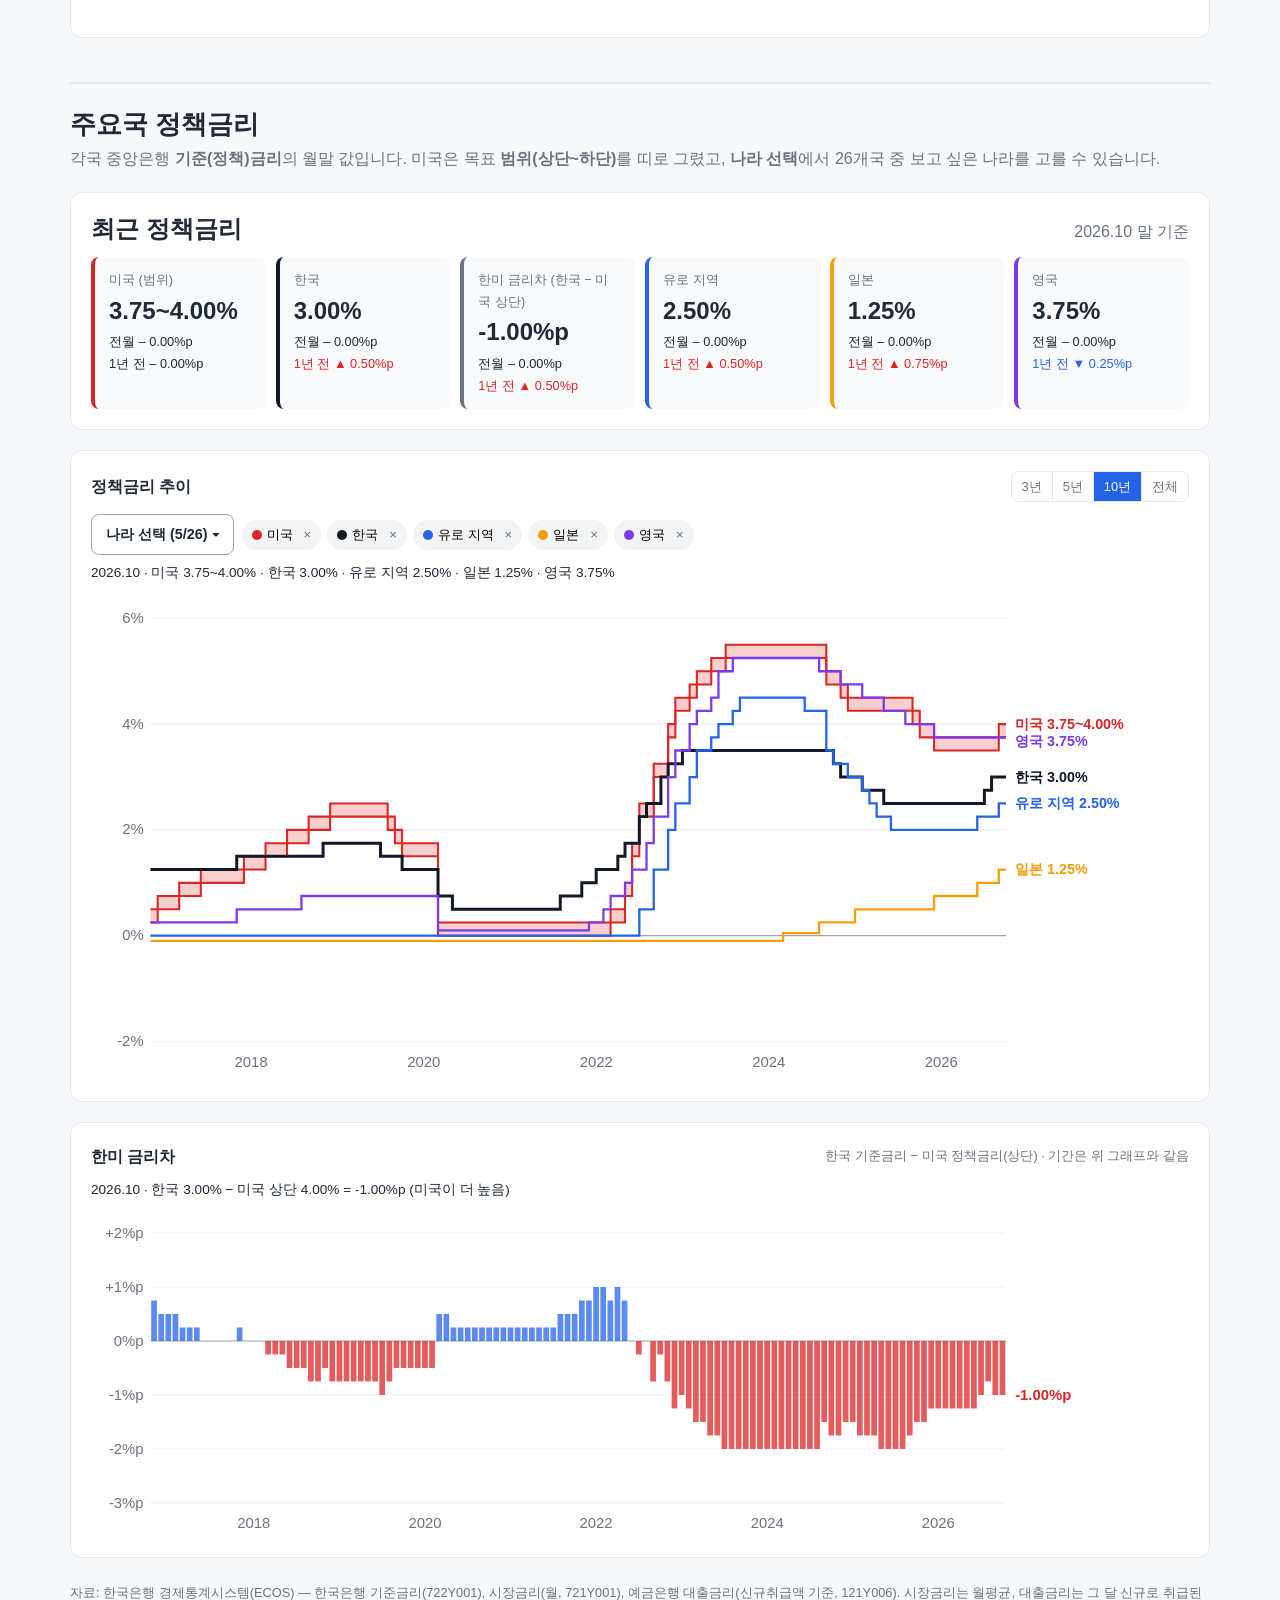
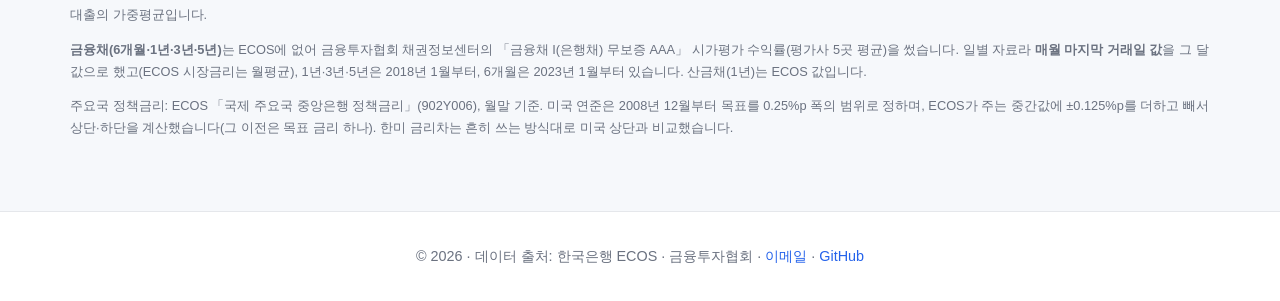
<file: rates.html>
<!DOCTYPE html>
<html lang="ko">
<head>
  <meta charset="UTF-8">
  <meta name="viewport" content="width=device-width, initial-scale=1.0">
  <title>금리 추이 · My Portfolio</title>
  <meta name="description" content="기준금리·국고채·회사채·주택담보대출 등 주요 금리의 월별 추이">
  <meta property="og:type" content="website">
  <meta property="og:title" content="금리 추이 · My Portfolio">
  <meta property="og:description" content="기준금리·국고채·회사채·금융채·주담대 금리 추이, 국고채 금리 곡선, 주요국 정책금리 및 한미 금리차">
  <meta property="og:url" content="https://aithrume.github.io/rates.html">
  <link rel="icon" type="image/svg+xml" href="favicon.svg">
  <link rel="stylesheet" href="style.css">
  <link rel="stylesheet" href="kb.css">
  <link rel="stylesheet" href="rates.css">
</head>
<body>

  <header id="site-header" class="site-header"></header>

  <main class="kb">
    <div class="kb-wrap">

      <h1>금리 추이</h1>
      <p class="section-desc">
        한국은행 <strong>기준금리</strong>와 국고채·회사채·주택담보대출 등 주요 금리의 <strong>월별 추이</strong>, 그리고 아래쪽에 <a href="#policy">주요국 정책금리·한미 금리차</a>가 있습니다.
        <strong>금리 선택</strong>에서 보고 싶은 금리만 골라 볼 수 있고, 그래프에 마우스를 올리면 그 달의 값이 나옵니다.
      </p>

      <!-- 최신값 요약 -->
      <div class="kb-card rate-summary">
        <div class="region-head">
          <h2>최근 금리</h2>
          <span id="latest-month" class="muted"></span>
        </div>
        <div id="summary" class="rate-tiles"></div>
      </div>

      <!-- 추이 그래프 -->
      <div class="kb-card">
        <div class="chart-head">
          <strong>주요 금리 추이</strong>
          <div class="seg small" id="range" role="group" aria-label="기간">
            <button type="button" class="seg-btn" data-y="1">1년</button>
            <button type="button" class="seg-btn" data-y="3">3년</button>
            <button type="button" class="seg-btn on" data-y="5">5년</button>
            <button type="button" class="seg-btn" data-y="10">10년</button>
            <button type="button" class="seg-btn" data-y="0">전체</button>
          </div>
        </div>

        <!-- 금리 고르기 (rates.js 가 묶음별로 채움) -->
        <div id="picker" class="rate-picker"></div>

        <p id="hover-info" class="hover-info" aria-live="polite"></p>
        <div class="chart-box">
          <svg id="kb-chart" viewBox="0 0 960 420" role="img" aria-label="주요 금리 월별 추이 그래프"></svg>
        </div>
      </div>

      <!-- 국고채 금리 곡선 -->
      <div class="kb-card">
        <div class="chart-head">
          <strong id="curve-title">국고채 금리 곡선</strong>
          <span class="muted small">만기별 금리 — 선택한 달과 1년 전 비교</span>
        </div>
        <div class="chart-box">
          <svg id="curve-chart" class="curve-chart" viewBox="0 0 960 340" role="img" aria-label="국고채 만기별 금리 곡선"></svg>
        </div>
        <p class="muted small">위 추이 그래프에 마우스를 올리면 그 달의 곡선으로 바뀝니다.</p>
      </div>

      <!-- ===== 주요국 정책금리 (policy.js) ===== -->
      <h2 id="policy" class="rates-sub">주요국 정책금리</h2>
      <p class="section-desc">
        각국 중앙은행 <strong>기준(정책)금리</strong>의 월말 값입니다. 미국은 목표 <strong>범위(상단~하단)</strong>를 띠로 그렸고,
        <strong>나라 선택</strong>에서 26개국 중 보고 싶은 나라를 고를 수 있습니다.
      </p>

      <div class="kb-card">
        <div class="region-head">
          <h2>최근 정책금리</h2>
          <span id="p-latest" class="muted"></span>
        </div>
        <div id="p-summary" class="rate-tiles"></div>
      </div>

      <div class="kb-card">
        <div class="chart-head">
          <strong>정책금리 추이</strong>
          <div class="seg small" id="p-range" role="group" aria-label="기간">
            <button type="button" class="seg-btn" data-y="3">3년</button>
            <button type="button" class="seg-btn" data-y="5">5년</button>
            <button type="button" class="seg-btn on" data-y="10">10년</button>
            <button type="button" class="seg-btn" data-y="0">전체</button>
          </div>
        </div>
        <div id="p-picker" class="rate-picker"></div>
        <p id="p-info" class="hover-info" aria-live="polite"></p>
        <div class="chart-box">
          <svg id="p-chart" class="bar-chart" viewBox="0 0 960 420" role="img" aria-label="주요국 정책금리 월별 추이 그래프"></svg>
        </div>
      </div>

      <div class="kb-card">
        <div class="chart-head">
          <strong>한미 금리차</strong>
          <span class="muted small">한국 기준금리 − 미국 정책금리(상단) · 기간은 위 그래프와 같음</span>
        </div>
        <p id="gap-info" class="hover-info" aria-live="polite"></p>
        <div class="chart-box">
          <svg id="gap-chart" class="bar-chart" viewBox="0 0 960 280" role="img" aria-label="한미 금리차 그래프"></svg>
        </div>
      </div>

      <div class="source">
        <p>
          자료: 한국은행 경제통계시스템(ECOS) — 한국은행 기준금리(722Y001), 시장금리(월, 721Y001),
          예금은행 대출금리(신규취급액 기준, 121Y006). 시장금리는 월평균, 대출금리는 그 달 신규로 취급된 대출의 가중평균입니다.
        </p>
        <p>
          <strong>금융채(6개월·1년·3년·5년)</strong>는 ECOS에 없어 금융투자협회 채권정보센터의 「금융채 I(은행채) 무보증 AAA」 시가평가 수익률(평가사 5곳 평균)을 썼습니다.
          일별 자료라 <strong>매월 마지막 거래일 값</strong>을 그 달 값으로 했고(ECOS 시장금리는 월평균), 1년·3년·5년은 2018년 1월부터, 6개월은 2023년 1월부터 있습니다. 산금채(1년)는 ECOS 값입니다.
        </p>
        <p>
          주요국 정책금리: ECOS 「국제 주요국 중앙은행 정책금리」(902Y006), 월말 기준. 미국 연준은 2008년 12월부터 목표를 0.25%p 폭의 범위로 정하며,
          ECOS가 주는 중간값에 ±0.125%p를 더하고 빼서 상단·하단을 계산했습니다(그 이전은 목표 금리 하나). 한미 금리차는 흔히 쓰는 방식대로 미국 상단과 비교했습니다.
        </p>
      </div>

    </div>
  </main>

  <footer id="site-footer" class="site-footer" data-source="한국은행 ECOS · 금융투자협회"></footer>

  <script src="layout.js"></script>
  <script src="chart-core.js"></script>
  <script src="rates.js"></script>
  <script src="policy.js"></script>
</body>
</html>
</file>
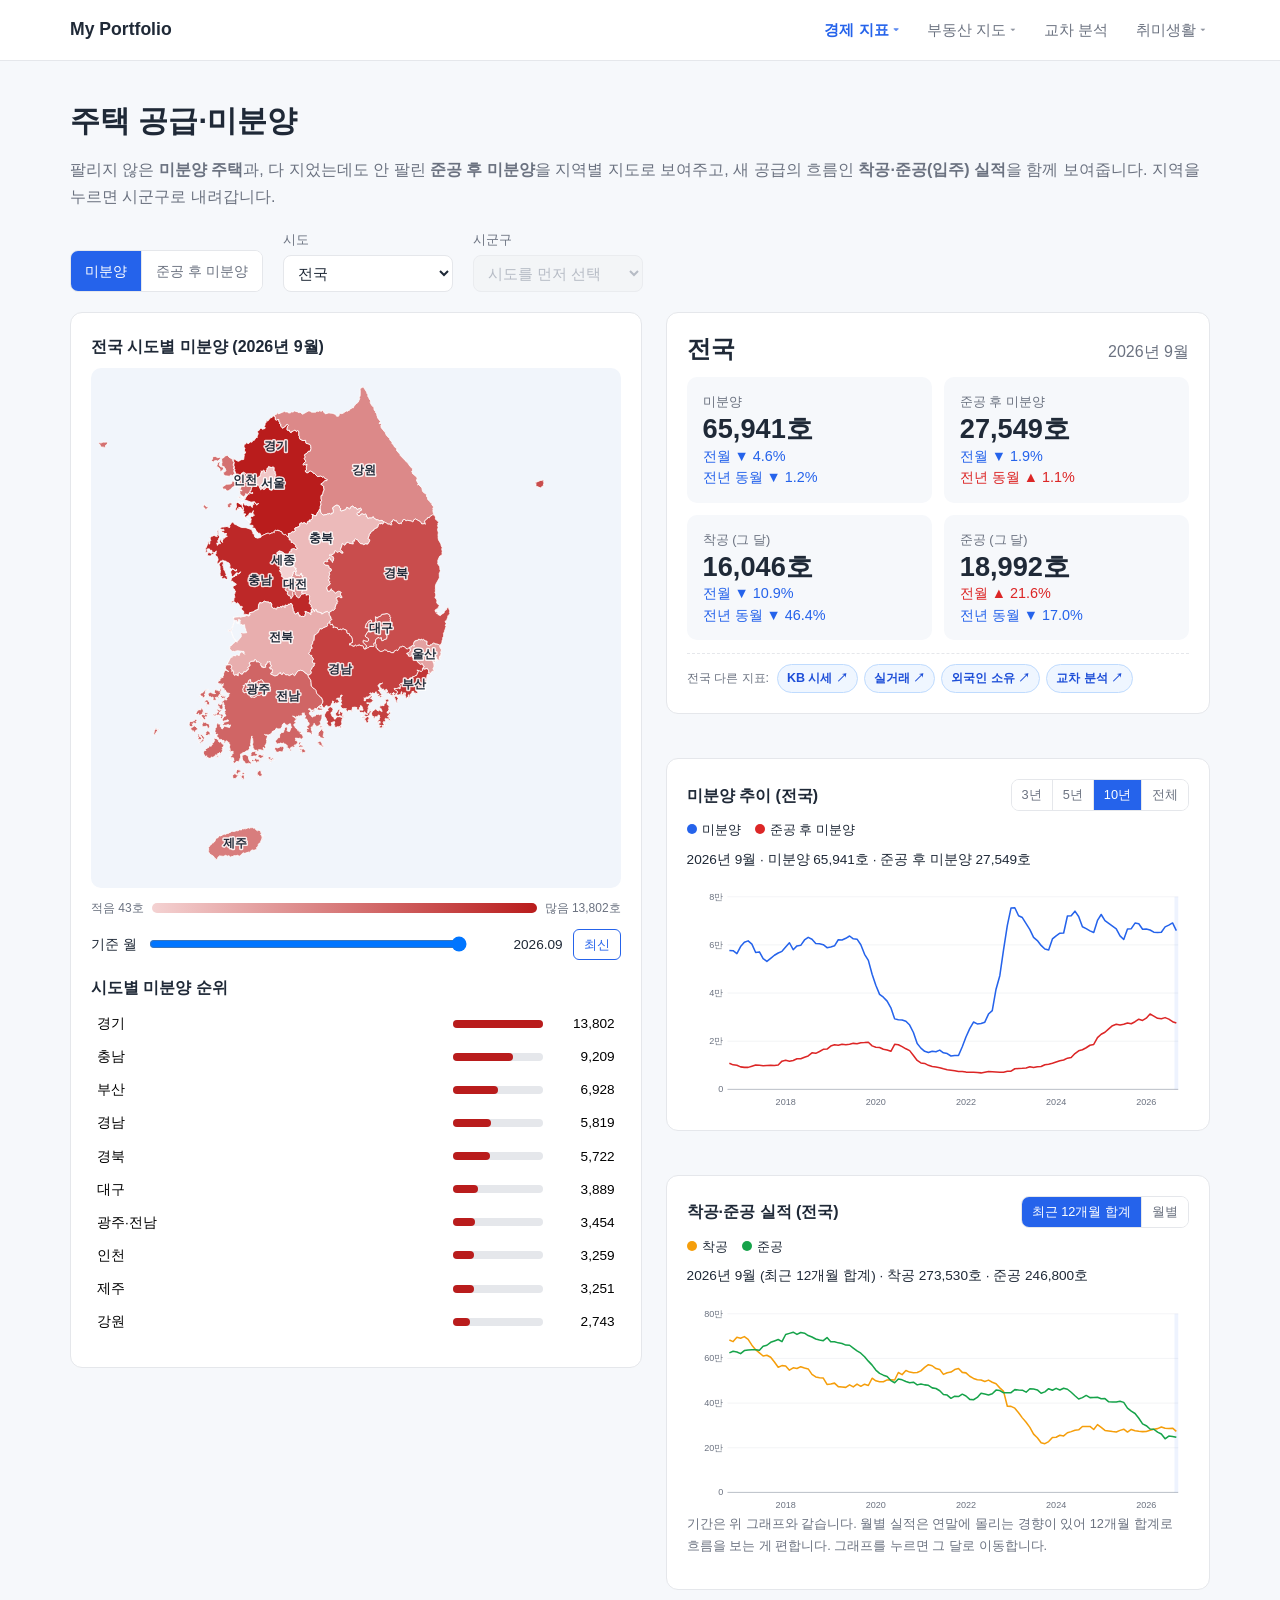
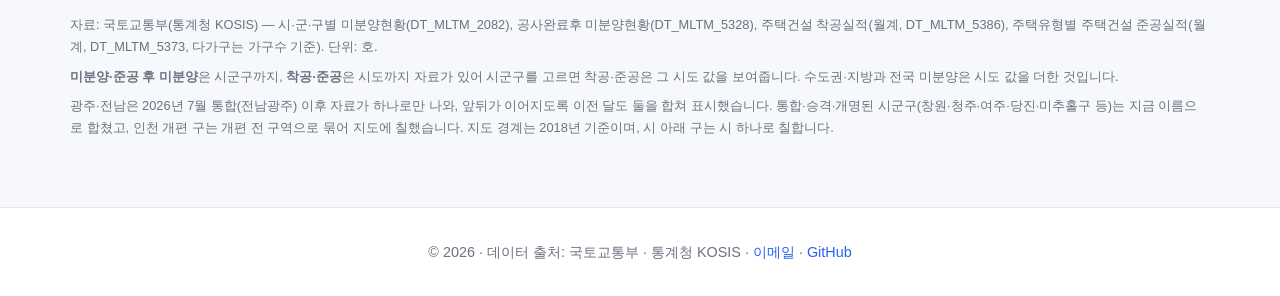
<file: supply.html>
<!DOCTYPE html>
<html lang="ko">
<head>
  <meta charset="UTF-8">
  <meta name="viewport" content="width=device-width, initial-scale=1.0">
  <title>주택 공급·미분양 · My Portfolio</title>
  <meta name="description" content="지역별 미분양·준공 후 미분양 지도와 주택 착공·준공 실적 추이">
  <meta property="og:type" content="website">
  <meta property="og:title" content="주택 공급·미분양 · My Portfolio">
  <meta property="og:description" content="시도·시군구별 미분양·준공 후 미분양 지도와 착공·준공 실적 추이">
  <meta property="og:url" content="https://aithrume.github.io/supply.html">
  <link rel="icon" type="image/svg+xml" href="favicon.svg">
  <link rel="stylesheet" href="style.css">
  <link rel="stylesheet" href="kb.css">
  <link rel="stylesheet" href="trade.css">
  <link rel="stylesheet" href="rates.css">
</head>
<body>

  <header id="site-header" class="site-header"></header>

  <main class="kb">
    <div class="kb-wrap">

      <h1>주택 공급·미분양</h1>
      <p class="section-desc">
        팔리지 않은 <strong>미분양 주택</strong>과, 다 지었는데도 안 팔린 <strong>준공 후 미분양</strong>을 지역별 지도로 보여주고,
        새 공급의 흐름인 <strong>착공·준공(입주) 실적</strong>을 함께 보여줍니다. 지역을 누르면 시군구로 내려갑니다.
      </p>

      <!-- 조작 영역 -->
      <div class="kb-controls">
        <div class="seg" role="group" aria-label="지도 색상 기준">
          <button type="button" class="seg-btn on" data-metric="unsold">미분양</button>
          <button type="button" class="seg-btn" data-metric="after">준공 후 미분양</button>
        </div>
        <label class="field">시도
          <select id="sel-sido"></select>
        </label>
        <label class="field">시군구
          <select id="sel-sgg" disabled><option value="">시도를 먼저 선택</option></select>
        </label>
      </div>

      <div class="kb-grid">

        <!-- 왼쪽: 지도 -->
        <section class="kb-card kb-map-card" aria-label="지도">
          <div class="map-head">
            <strong id="map-title">전국 시도별 미분양</strong>
            <button type="button" id="btn-back" class="mini-btn" hidden>← 전국으로</button>
          </div>
          <div class="map-box">
            <svg id="kb-map" viewBox="0 0 607 570" role="img" aria-label="대한민국 지역별 미분양 지도"></svg>
            <div id="map-tip" class="tip" hidden></div>
          </div>
          <div class="legend" aria-hidden="true">
            <span id="lg-min">적음</span>
            <span class="legend-bar seq" id="lg-bar"></span>
            <span id="lg-max">많음</span>
          </div>
          <div class="week">
            <label for="month">기준 월</label>
            <input type="range" id="month" min="0" max="0" value="0">
            <span id="month-label" class="week-label"></span>
            <button type="button" id="btn-latest" class="mini-btn">최신</button>
          </div>
          <h3 class="rank-title" id="rank-title">시도별 순위</h3>
          <ol id="rank" class="rank"></ol>
        </section>

        <!-- 오른쪽: 숫자 카드 + 그래프 -->
        <section class="kb-side" aria-label="선택 지역 상세">
          <div class="kb-card">
            <div class="region-head">
              <h2 id="region-name">전국</h2>
              <span id="region-date" class="muted"></span>
            </div>
            <div class="stat-grid">
              <div class="stat">
                <span class="stat-label">미분양</span>
                <span class="stat-num" id="v-unsold">-</span>
                <span class="stat-chg" id="c-unsold">-</span>
              </div>
              <div class="stat">
                <span class="stat-label">준공 후 미분양</span>
                <span class="stat-num" id="v-after">-</span>
                <span class="stat-chg" id="c-after">-</span>
              </div>
              <div class="stat">
                <span class="stat-label" id="l-start">착공 (그 달)</span>
                <span class="stat-num" id="v-start">-</span>
                <span class="stat-chg" id="c-start">-</span>
              </div>
              <div class="stat">
                <span class="stat-label" id="l-done">준공 (그 달)</span>
                <span class="stat-num" id="v-done">-</span>
                <span class="stat-chg" id="c-done">-</span>
              </div>
            </div>
            <p class="muted small" id="region-note"></p>
            <div id="cross-links" class="cross-links"></div>
          </div>

          <div class="kb-card">
            <div class="chart-head">
              <strong id="chart1-title">미분양 추이</strong>
              <div class="seg small" id="range" role="group" aria-label="기간">
                <button type="button" class="seg-btn" data-y="3">3년</button>
                <button type="button" class="seg-btn" data-y="5">5년</button>
                <button type="button" class="seg-btn on" data-y="10">10년</button>
                <button type="button" class="seg-btn" data-y="0">전체</button>
              </div>
            </div>
            <div class="chart-legend">
              <span><i class="dot" style="background:#2563eb"></i>미분양</span>
              <span><i class="dot" style="background:#dc2626"></i>준공 후 미분양</span>
            </div>
            <p id="info1" class="hover-info" aria-live="polite"></p>
            <div class="chart-box"><svg id="chart1" class="bar-chart" viewBox="0 0 720 320" role="img" aria-label="미분양 추이 그래프"></svg></div>
          </div>

          <div class="kb-card">
            <div class="chart-head">
              <strong id="chart2-title">착공·준공 실적</strong>
              <div class="seg small" id="flow-mode" role="group" aria-label="보기 방식">
                <button type="button" class="seg-btn on" data-flow="sum12">최근 12개월 합계</button>
                <button type="button" class="seg-btn" data-flow="month">월별</button>
              </div>
            </div>
            <div class="chart-legend">
              <span><i class="dot" style="background:#f59e0b"></i>착공</span>
              <span><i class="dot" style="background:#16a34a"></i>준공</span>
            </div>
            <p id="info2" class="hover-info" aria-live="polite"></p>
            <div class="chart-box"><svg id="chart2" class="bar-chart" viewBox="0 0 720 300" role="img" aria-label="착공·준공 실적 그래프"></svg></div>
            <p class="muted small">기간은 위 그래프와 같습니다. 월별 실적은 연말에 몰리는 경향이 있어 12개월 합계로 흐름을 보는 게 편합니다. 그래프를 누르면 그 달로 이동합니다.</p>
          </div>
        </section>
      </div>

      <div class="source">
        <p>
          자료: 국토교통부(통계청 KOSIS) — 시·군·구별 미분양현황(DT_MLTM_2082), 공사완료후 미분양현황(DT_MLTM_5328),
          주택건설 착공실적(월계, DT_MLTM_5386), 주택유형별 주택건설 준공실적(월계, DT_MLTM_5373, 다가구는 가구수 기준). 단위: 호.
        </p>
        <p>
          <strong>미분양·준공 후 미분양</strong>은 시군구까지, <strong>착공·준공</strong>은 시도까지 자료가 있어 시군구를 고르면 착공·준공은 그 시도 값을 보여줍니다.
          수도권·지방과 전국 미분양은 시도 값을 더한 것입니다.
        </p>
        <p>
          광주·전남은 2026년 7월 통합(전남광주) 이후 자료가 하나로만 나와, 앞뒤가 이어지도록 이전 달도 둘을 합쳐 표시했습니다.
          통합·승격·개명된 시군구(창원·청주·여주·당진·미추홀구 등)는 지금 이름으로 합쳤고, 인천 개편 구는 개편 전 구역으로 묶어 지도에 칠했습니다.
          지도 경계는 2018년 기준이며, 시 아래 구는 시 하나로 칠합니다.
        </p>
      </div>

    </div>
  </main>

  <footer id="site-footer" class="site-footer" data-source="국토교통부 · 통계청 KOSIS"></footer>

  <script src="layout.js"></script>
  <script src="chart-core.js"></script>
  <script src="map-core.js"></script>
  <script src="map-labels.js"></script>
  <script src="supply.js"></script>
</body>
</html>
</file>
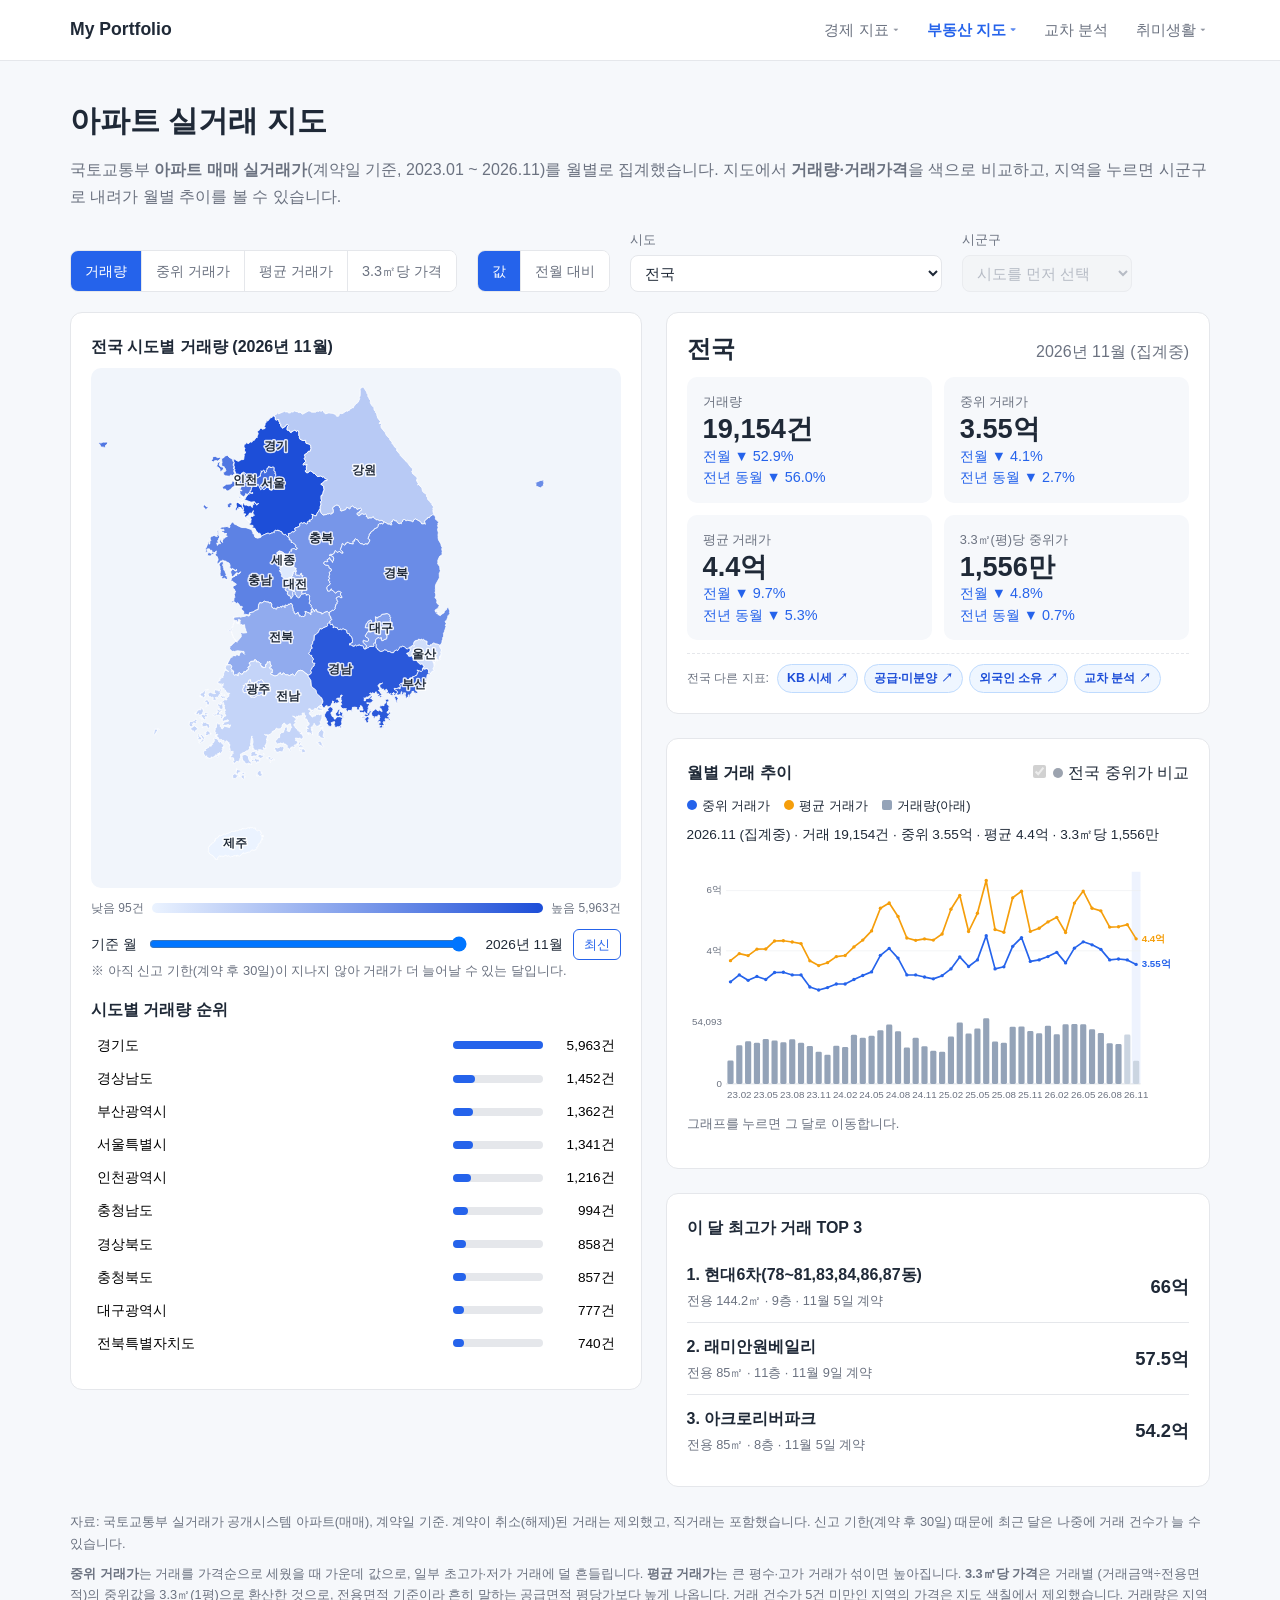
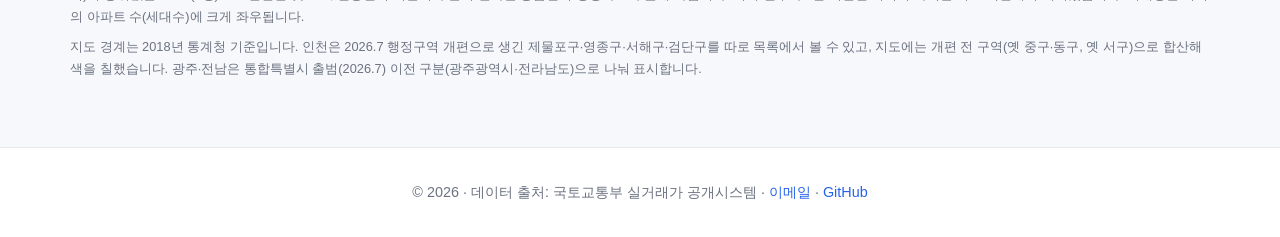
<file: trade.html>
<!DOCTYPE html>
<html lang="ko">
<head>
  <meta charset="UTF-8">
  <meta name="viewport" content="width=device-width, initial-scale=1.0">
  <title>아파트 실거래 지도 · My Portfolio</title>
  <meta name="description" content="국토교통부 아파트 매매 실거래가로 보는 지역별 거래량·거래가격 지도">
  <meta property="og:type" content="website">
  <meta property="og:title" content="아파트 실거래 지도 · My Portfolio">
  <meta property="og:description" content="국토교통부 아파트 매매 실거래가 기반 월별 지역 거래량·중위가·평당가 지도 및 추이">
  <meta property="og:url" content="https://aithrume.github.io/trade.html">
  <link rel="icon" type="image/svg+xml" href="favicon.svg">
  <link rel="stylesheet" href="style.css">
  <link rel="stylesheet" href="kb.css">
  <link rel="stylesheet" href="trade.css">
</head>
<body>

  <header id="site-header" class="site-header"></header>

  <main class="kb">
    <div class="kb-wrap">

      <h1>아파트 실거래 지도</h1>
      <p class="section-desc">
        국토교통부 <strong>아파트 매매 실거래가</strong>(계약일 기준, <span id="period"></span>)를 월별로 집계했습니다.
        지도에서 <strong>거래량·거래가격</strong>을 색으로 비교하고, 지역을 누르면 시군구로 내려가 월별 추이를 볼 수 있습니다.
      </p>

      <!-- 조작 영역 -->
      <div class="kb-controls">
        <div class="seg" role="group" aria-label="지도 색상 기준">
          <button type="button" class="seg-btn on" data-metric="n">거래량</button>
          <button type="button" class="seg-btn" data-metric="med">중위 거래가</button>
          <button type="button" class="seg-btn" data-metric="avg">평균 거래가</button>
          <button type="button" class="seg-btn" data-metric="ppm">3.3㎡당 가격</button>
        </div>
        <div class="seg" role="group" aria-label="표시 방식">
          <button type="button" class="seg-btn on" data-mode="val">값</button>
          <button type="button" class="seg-btn" data-mode="chg">전월 대비</button>
        </div>
        <label class="field">시도
          <select id="sel-sido"></select>
        </label>
        <label class="field">시군구
          <select id="sel-sgg" disabled><option value="">시도를 먼저 선택</option></select>
        </label>
      </div>

      <div class="kb-grid">

        <!-- 왼쪽: 지도 -->
        <section class="kb-card kb-map-card" aria-label="지도">
          <div class="map-head">
            <strong id="map-title">전국 시도별 거래량</strong>
            <button type="button" id="btn-back" class="mini-btn" hidden>← 전국으로</button>
          </div>

          <div class="map-box">
            <svg id="kb-map" viewBox="0 0 607 570" role="img" aria-label="대한민국 시도별 아파트 실거래 지도"></svg>
            <div id="map-tip" class="tip" hidden></div>
          </div>

          <!-- 범례 -->
          <div class="legend" aria-hidden="true">
            <span id="lg-min">낮음</span>
            <span class="legend-bar" id="lg-bar"></span>
            <span id="lg-max">높음</span>
          </div>

          <!-- 월 선택 슬라이더 -->
          <div class="week">
            <label for="month">기준 월</label>
            <input type="range" id="month" min="0" max="0" value="0">
            <span id="month-label" class="week-label"></span>
            <button type="button" id="btn-latest" class="mini-btn">최신</button>
          </div>
          <p id="prov-note" class="muted small" hidden>※ 아직 신고 기한(계약 후 30일)이 지나지 않아 거래가 더 늘어날 수 있는 달입니다.</p>

          <!-- 순위 목록 -->
          <h3 class="rank-title" id="rank-title">시도별 순위</h3>
          <ol id="rank" class="rank"></ol>
        </section>

        <!-- 오른쪽: 숫자 카드 + 그래프 -->
        <section class="kb-side" aria-label="선택 지역 상세">
          <div class="kb-card">
            <div class="region-head">
              <h2 id="region-name">전국</h2>
              <span id="region-date" class="muted"></span>
            </div>
            <div class="stat-grid">
              <div class="stat">
                <span class="stat-label">거래량</span>
                <span class="stat-num" id="v-n">-</span>
                <span class="stat-chg" id="c-n">-</span>
              </div>
              <div class="stat">
                <span class="stat-label">중위 거래가</span>
                <span class="stat-num" id="v-med">-</span>
                <span class="stat-chg" id="c-med">-</span>
              </div>
              <div class="stat">
                <span class="stat-label">평균 거래가</span>
                <span class="stat-num" id="v-avg">-</span>
                <span class="stat-chg" id="c-avg">-</span>
              </div>
              <div class="stat">
                <span class="stat-label">3.3㎡(평)당 중위가</span>
                <span class="stat-num" id="v-ppm">-</span>
                <span class="stat-chg" id="c-ppm">-</span>
              </div>
            </div>
            <p class="muted small" id="region-note"></p>
            <div id="cross-links" class="cross-links"></div>
          </div>

          <div class="kb-card">
            <div class="chart-head">
              <strong>월별 거래 추이</strong>
              <label class="cmp"><input type="checkbox" id="cmp" checked> <i class="dot c-nat"></i>전국 중위가 비교</label>
            </div>
            <div class="chart-legend">
              <span><i class="dot c-sale"></i>중위 거래가</span>
              <span><i class="dot c-jeonse"></i>평균 거래가</span>
              <span><i class="dot bar-dot"></i>거래량(아래)</span>
            </div>
            <p id="hover-info" class="hover-info" aria-live="polite"></p>
            <div class="chart-box">
              <svg id="kb-chart" viewBox="0 0 720 360" role="img" aria-label="월별 중위·평균 거래가와 거래량 그래프"></svg>
            </div>
            <p class="muted small">그래프를 누르면 그 달로 이동합니다.</p>
          </div>

          <div class="kb-card">
            <strong>이 달 최고가 거래 TOP 3</strong>
            <ol id="top-list" class="top-list"></ol>
          </div>
        </section>
      </div>

      <div class="source">
        <p>
          자료: 국토교통부 실거래가 공개시스템 아파트(매매), 계약일 기준. 계약이 취소(해제)된 거래는 제외했고, 직거래는 포함했습니다.
          신고 기한(계약 후 30일) 때문에 최근 달은 나중에 거래 건수가 늘 수 있습니다.
        </p>
        <p>
          <strong>중위 거래가</strong>는 거래를 가격순으로 세웠을 때 가운데 값으로, 일부 초고가·저가 거래에 덜 흔들립니다.
          <strong>평균 거래가</strong>는 큰 평수·고가 거래가 섞이면 높아집니다.
          <strong>3.3㎡당 가격</strong>은 거래별 (거래금액÷전용면적)의 중위값을 3.3㎡(1평)으로 환산한 것으로, 전용면적 기준이라 흔히 말하는 공급면적 평당가보다 높게 나옵니다.
          거래 건수가 5건 미만인 지역의 가격은 지도 색칠에서 제외했습니다. 거래량은 지역의 아파트 수(세대수)에 크게 좌우됩니다.
        </p>
        <p>
          지도 경계는 2018년 통계청 기준입니다. 인천은 2026.7 행정구역 개편으로 생긴 제물포구·영종구·서해구·검단구를 따로 목록에서 볼 수 있고,
          지도에는 개편 전 구역(옛 중구·동구, 옛 서구)으로 합산해 색을 칠했습니다.
          광주·전남은 통합특별시 출범(2026.7) 이전 구분(광주광역시·전라남도)으로 나눠 표시합니다.
        </p>
      </div>

    </div>
  </main>

  <footer id="site-footer" class="site-footer" data-source="국토교통부 실거래가 공개시스템"></footer>

  <script src="layout.js"></script>
  <script src="chart-core.js"></script>
  <script src="map-core.js"></script>
  <script src="map-labels.js"></script>
  <script src="trade.js"></script>
</body>
</html>
</file>
<file: style.css>
/* =========================================================
   style.css - 밝고 깔끔한 포트폴리오 스타일
   ---------------------------------------------------------
   색상을 바꾸고 싶으면 바로 아래 :root 안의 값만 수정하세요.
   ========================================================= */

/* ---------- 1. 색상/크기 변수 (여기만 바꿔도 전체 분위기가 바뀜) ---------- */
:root {
  --color-bg: #ffffff;          /* 기본 배경 (흰색) */
  --color-bg-alt: #f6f8fb;      /* 번갈아 나오는 섹션 배경 (연한 회청색) */
  --color-text: #1f2937;        /* 기본 글자색 (진한 회색) */
  --color-text-light: #6b7280;  /* 보조 글자색 (연한 회색) */
  --color-primary: #2563eb;     /* 포인트 색 (파랑) - 링크, 강조 */
  --color-border: #e5e7eb;      /* 테두리 색 */
  --max-width: 1180px;          /* 내용이 차지하는 최대 가로 폭 (데이터 페이지 kb-wrap 과 같게) */
}

/* ---------- 2. 기본 설정 ---------- */
/* 모든 요소의 크기 계산 방식을 통일 (패딩이 있어도 폭이 틀어지지 않음) */
* {
  box-sizing: border-box;
}

html {
  scroll-behavior: smooth;   /* 메뉴 클릭 시 부드럽게 스크롤 */
  scroll-padding-top: 70px;  /* 상단 고정 메뉴에 제목이 가리지 않게 */
}

body {
  margin: 0;
  font-family: -apple-system, BlinkMacSystemFont, "Segoe UI",
               "Apple SD Gothic Neo", "Noto Sans KR", "Malgun Gothic", sans-serif;
  line-height: 1.7;          /* 줄 간격 */
  color: var(--color-text);
  background: var(--color-bg);
}

h1, h2, h3 {
  line-height: 1.3;
  margin: 0 0 0.5em;
}

p {
  margin: 0 0 1em;
}

a {
  color: var(--color-primary);
  text-decoration: none;
}

a:hover {
  text-decoration: underline;
}

/* 내용을 가운데로 모으는 상자 (모든 섹션에서 공통으로 사용) */
.container {
  max-width: var(--max-width);
  margin: 0 auto;      /* 좌우 자동 여백 = 가운데 정렬 */
  padding: 0 20px;     /* 화면이 좁을 때 양옆 여백 */
}

/* ---------- 3. 상단 메뉴 ---------- */
.site-header {
  position: sticky;    /* 스크롤해도 위에 붙어 있음 */
  top: 0;
  z-index: 100;        /* 다른 내용보다 위에 표시 */
  background: rgba(255, 255, 255, 0.95);
  border-bottom: 1px solid var(--color-border);
}

.header-inner {
  display: flex;                   /* 로고와 메뉴를 가로로 배치 */
  justify-content: space-between;  /* 로고는 왼쪽, 메뉴는 오른쪽 */
  align-items: center;
  height: 60px;
}

.logo {
  font-weight: 700;
  font-size: 1.1rem;
  color: var(--color-text);
}

.logo:hover {
  text-decoration: none;
}

.nav-list {
  display: flex;
  align-items: center;
  gap: 20px;           /* 메뉴 항목 사이 간격 */
  list-style: none;    /* 목록 앞의 점 제거 */
  margin: 0;
  padding: 0;
}

.nav-list a,
.nav-drop-btn {
  display: inline-flex;
  align-items: center;
  gap: 4px;
  padding: 6px 4px;
  font: inherit;
  font-size: 0.94rem;
  color: var(--color-text-light);
  background: none;
  border: 0;
  cursor: pointer;
  white-space: nowrap;
}

.nav-list a:hover,
.nav-drop-btn:hover,
.nav-list a.active,
.nav-drop-btn.active {
  color: var(--color-primary);
  text-decoration: none;
}

.nav-list a.active,
.nav-drop-btn.active {
  font-weight: 600;
}

.nav-drop {
  position: relative;
}

.nav-caret {
  font-size: 0.72rem;
  opacity: 0.75;
}

.nav-drop-menu {
  position: absolute;
  top: calc(100% + 8px);
  right: 0;
  min-width: 184px;
  padding: 6px;
  background: #ffffff;
  border: 1px solid var(--color-border);
  border-radius: 10px;
  box-shadow: 0 12px 28px rgba(15, 23, 42, 0.12);
  display: flex;
  flex-direction: column;
  gap: 2px;
  z-index: 200;
}

.nav-drop-menu[hidden] {
  display: none;
}

.nav-drop-link {
  display: block !important;
  padding: 8px 12px !important;
  border-radius: 7px;
  font-size: 0.9rem !important;
  color: var(--color-text) !important;
  text-align: left;
}

.nav-drop-link:hover {
  background: #f3f6fb;
  color: var(--color-primary) !important;
}

.nav-drop-link.active {
  background: #eef4ff;
  color: var(--color-primary) !important;
  font-weight: 600;
}

/* ---------- 4. 소개(hero) 영역 ---------- */
.hero {
  padding: 12px 0 8px;
  background: linear-gradient(180deg, #e8f0ff 0%, #f3f8ff 100%); /* 위에서 아래로 연한 파랑 */
}

/* 글(왼쪽)과 그림(오른쪽)을 가로로 나란히 놓기 */
.hero-inner {
  display: flex;
  align-items: center;       /* 세로 가운데 맞춤 */
  justify-content: space-between;
  gap: 40px;
}

.hero-text {
  flex: 1;                   /* 남는 폭을 글이 차지 */
}

.hero h1 {
  font-size: 2.3rem;
}

.hero p {
  font-size: 1.15rem;
  color: var(--color-text-light);
  margin: 0;
}

/* 소개 그림 */
.hero-art {
  flex: 0 0 270px;           /* 그림 폭 고정 (클수록 소개 영역이 세로로 길어짐) */
  max-width: 100%;
  height: auto;
}

/* ---------- 5. 섹션 공통 ---------- */
.section {
  padding: 24px 0 40px;  /* 위아래 여백 (위를 좀 더 좁게) */
}

/* 번갈아 배경색을 달리해서 섹션을 구분 */
.section-alt {
  background: var(--color-bg-alt);
}

/* 섹션별 아주 연한 배경색 (너무 튀지 않게 채도를 낮춤) */
.tint-blue {
  background: #eef4fc;   /* 연한 하늘색 - 부동산 섹션 */
}

.tint-green {
  background: #eef6f0;   /* 연한 연두색 - 등산 섹션 */
}

.section h2 {
  font-size: 1.6rem;
}

.section-desc {
  color: var(--color-text-light);
  margin-bottom: 1.2em;
}

/* ---------- 6. 카드 (부동산 프로젝트 목록) ---------- */
.card-grid {
  display: grid;
  /* 카드 하나가 최소 280px, 화면이 넓으면 여러 개를 가로로 배치 */
  grid-template-columns: repeat(auto-fill, minmax(280px, 1fr));
  gap: 20px;
}

.card {
  position: relative;
  isolation: isolate;
  background: #ffffff;
  border: 1px solid var(--color-border);
  border-radius: 12px;                       /* 모서리 둥글게 */
  padding: 20px 22px;
  transition: transform 0.2s, box-shadow 0.2s;
  display: flex;                             /* 내용을 위→아래로 쌓고 */
  flex-direction: column;
  cursor: pointer;
}

/* 남는 공간을 태그 위에 몰아서, 설명이 짧아도 태그·링크가 카드 맨 아래에 오게 */
.card .tags {
  margin-top: auto;
}

.card .link {
  align-self: flex-start;
}

/* 카드·배너 어느 곳을 눌러도 해당 링크로 이동 (우클릭·새 탭 열기도 그대로 동작) */
.card .link::after,
.cross-banner .link::after {
  content: "";
  position: absolute;
  inset: 0;
  z-index: 2;
}

/* 마우스를 올리면 살짝 떠오르는 효과 + 링크 밑줄 */
.card:hover {
  transform: translateY(-4px);
  box-shadow: 0 10px 24px rgba(0, 0, 0, 0.08);
}
.card:hover .link,
.cross-banner:hover .link {
  text-decoration: underline;
}
.card:focus-within,
.cross-banner:focus-within {
  outline: 2px solid var(--color-primary);
  outline-offset: 2px;
}
.card .link:focus,
.cross-banner .link:focus {
  outline: none;
}

.card h3 {
  font-size: 1.15rem;
  display: flex;                             /* 아이콘 배지와 제목을 한 줄에 */
  align-items: center;
  gap: 10px;
}

/* 제목 왼쪽 아이콘 배지 (색은 카드의 --icon-bg) */
.card-icon {
  flex: 0 0 auto;
  display: inline-flex;
  align-items: center;
  justify-content: center;
  width: 36px;
  height: 36px;
  font-size: 1.2rem;
  border-radius: 10px;
  background: var(--icon-bg, #eef4ff);
}

/* 같은 아이콘을 카드 높이만큼 크게, 아주 옅게 깔아서 배경 그림으로 */
.card[data-icon] {
  position: relative;
  overflow: hidden;
}
.card[data-icon]::after {
  content: attr(data-icon);
  position: absolute;
  z-index: -1;
  top: 50%;
  right: -12px;
  font-size: 12rem;                          /* 카드 높이(약 240px)에 가깝게 */
  line-height: 1;
  opacity: 0.07;
  pointer-events: none;                      /* 링크 클릭을 가로막지 않게 */
  transform: translateY(-50%) rotate(-12deg);
}
/* 등산 카드: 이모티콘 대신 직접 그린 산줄기 그림 (뒤 산·앞 산·눈 덮인 봉우리·해) */
.card[data-bg="mountain"]::after {
  content: "";
  top: auto;
  bottom: 0;
  right: 0;
  width: 78%;
  height: 85%;
  opacity: 0.16;
  transform: none;
  background: url("data:image/svg+xml,%3Csvg xmlns='http://www.w3.org/2000/svg' viewBox='0 0 200 120'%3E%3Ccircle cx='160' cy='28' r='13' fill='%23f59e0b'/%3E%3Cpolygon points='40,120 120,38 160,78 200,48 200,120' fill='%2386b597'/%3E%3Cpolygon points='0,120 62,30 96,72 120,52 170,120' fill='%233f7a55'/%3E%3Cpolygon points='62,30 50,48 57,45 63,52 69,45 75,49' fill='%23fff'/%3E%3Cpolygon points='120,38 111,50 117,48 121,53 126,48 131,50' fill='%23fff'/%3E%3C/svg%3E")
              no-repeat right bottom / contain;
}

/* GDP 카드: 눈금선 위로 오르내리며 올라가는 꺾은선 그래프 */
.card[data-bg="line"]::after {
  content: "";
  top: auto;
  bottom: 6%;
  right: 4%;
  width: 72%;
  height: 78%;
  opacity: 0.09;
  transform: none;
  background: url("data:image/svg+xml,%3Csvg xmlns='http://www.w3.org/2000/svg' viewBox='0 0 200 120'%3E%3Cg stroke='%2394a3b8' stroke-width='1'%3E%3Cline x1='10' y1='30' x2='195' y2='30'/%3E%3Cline x1='10' y1='60' x2='195' y2='60'/%3E%3Cline x1='10' y1='90' x2='195' y2='90'/%3E%3C/g%3E%3Cpolyline points='10,5 10,115 195,115' fill='none' stroke='%2364748b' stroke-width='3'/%3E%3Cpolyline points='22,98 50,80 75,88 102,58 128,66 155,36 185,18' fill='none' stroke='%232563eb' stroke-width='6' stroke-linecap='round' stroke-linejoin='round'/%3E%3Cg fill='%23fff' stroke='%232563eb' stroke-width='4'%3E%3Ccircle cx='50' cy='80' r='5'/%3E%3Ccircle cx='75' cy='88' r='5'/%3E%3Ccircle cx='102' cy='58' r='5'/%3E%3Ccircle cx='128' cy='66' r='5'/%3E%3Ccircle cx='155' cy='36' r='5'/%3E%3C/g%3E%3Cpolygon points='194,10 178,13 188,25' fill='%232563eb'/%3E%3C/svg%3E")
              no-repeat right bottom / contain;
}

/* 실거래 카드: 한반도 지도 위에 아파트 단지와 위치 핀 (지도 윤곽은 data/geo_world.json 에서 단순화) */
.card[data-bg="korea"]::after {
  content: "";
  top: 4%;
  bottom: 4%;
  right: 3%;
  width: 45%;
  opacity: 0.22;
  transform: none;
  background: url("data:image/svg+xml,%3Csvg xmlns='http://www.w3.org/2000/svg' viewBox='0 -2 100 156'%3E%3Cpath d='M27.9,79.9 28.3,77.8 33.5,72.2 45,71.8 49.1,66.9 61.9,91 61.7,106.5 63.8,106.5 63.6,108.1 59.4,119.9 50.8,121.1 49.7,122.4 50,124.7 45.7,123.7 45,122.3 41.1,123.4 40.2,124.4 41.1,127 37.3,125.4 38.2,128.4 36.3,130.9 34.5,129.7 35.4,126.4 31.1,131.3 29.4,130.2 26.6,133.2 26,130.5 23.4,127.7 26.6,127.3 25.9,126.4 27.4,125.4 25.3,125.4 23.7,120.3 27.6,113.9 26.1,112.7 29.3,109.3 26.8,104.7 26.1,96.6 22.4,96.6 22.1,95.4 26.1,91.8 29.7,92.7 30.8,94.6 32.1,92.8 29.3,88.9 29.8,87.4 27,80.9 27.9,79.9Z M24.1,150 22.2,148.6 24.3,146.4 31.2,145.5 30.8,148.2 24.1,150Z' fill='%235eead4'/%3E%3Cpath d='M49.1,66.9 45,71.8 33.5,72.2 28.3,77.8 27.9,79.9 24.7,78.4 21.6,80.5 20.8,78.5 17.3,76.7 12.3,80.8 11.7,78.9 7.8,77.6 10.5,75.3 4.2,74.5 6.4,72.9 8.8,68 14.7,66 10,64.1 13,56.7 12.4,53 5.2,49.5 3.5,51.7 2.5,49 0,47.2 0.5,44.2 6.6,38.7 16.8,32.4 20,31.8 26.1,24.9 27.5,20.5 31.2,18.4 34.6,22.2 46.4,24.4 48.1,21 45.1,15.2 55.8,14.4 60.6,8.6 65.3,8.1 67.3,0.1 70,0 71.9,1.3 72,3.5 77.4,10.3 71.9,12.2 66,19.4 65.1,21.2 66.1,25.7 65.4,32.6 60.9,34.6 50.8,43.8 44.2,45.8 38.8,50.4 39.1,54 37.5,55.4 37.2,57.9 42,59.8 49.1,66.9Z' fill='%2399f6e4'/%3E%3Crect x='30' y='60' width='14' height='34' rx='1.5' fill='%2360a5fa'/%3E%3Crect x='31.8' y='63' width='2.2' height='2.6' fill='%23fff'/%3E%3Crect x='36' y='63' width='2.2' height='2.6' fill='%23fff'/%3E%3Crect x='31.8' y='68' width='2.2' height='2.6' fill='%23fff'/%3E%3Crect x='36' y='68' width='2.2' height='2.6' fill='%23fff'/%3E%3Crect x='31.8' y='73' width='2.2' height='2.6' fill='%23fff'/%3E%3Crect x='36' y='73' width='2.2' height='2.6' fill='%23fff'/%3E%3Crect x='31.8' y='78' width='2.2' height='2.6' fill='%23fff'/%3E%3Crect x='36' y='78' width='2.2' height='2.6' fill='%23fff'/%3E%3Crect x='31.8' y='83' width='2.2' height='2.6' fill='%23fff'/%3E%3Crect x='36' y='83' width='2.2' height='2.6' fill='%23fff'/%3E%3Crect x='31.8' y='88' width='2.2' height='2.6' fill='%23fff'/%3E%3Crect x='36' y='88' width='2.2' height='2.6' fill='%23fff'/%3E%3Crect x='46' y='46' width='17' height='48' rx='1.5' fill='%232563eb'/%3E%3Crect x='47.8' y='49' width='2.2' height='2.6' fill='%23fff'/%3E%3Crect x='52' y='49' width='2.2' height='2.6' fill='%23fff'/%3E%3Crect x='56.2' y='49' width='2.2' height='2.6' fill='%23fff'/%3E%3Crect x='47.8' y='54' width='2.2' height='2.6' fill='%23fff'/%3E%3Crect x='52' y='54' width='2.2' height='2.6' fill='%23fff'/%3E%3Crect x='56.2' y='54' width='2.2' height='2.6' fill='%23fff'/%3E%3Crect x='47.8' y='59' width='2.2' height='2.6' fill='%23fff'/%3E%3Crect x='52' y='59' width='2.2' height='2.6' fill='%23fff'/%3E%3Crect x='56.2' y='59' width='2.2' height='2.6' fill='%23fff'/%3E%3Crect x='47.8' y='64' width='2.2' height='2.6' fill='%23fff'/%3E%3Crect x='52' y='64' width='2.2' height='2.6' fill='%23fff'/%3E%3Crect x='56.2' y='64' width='2.2' height='2.6' fill='%23fff'/%3E%3Crect x='47.8' y='69' width='2.2' height='2.6' fill='%23fff'/%3E%3Crect x='52' y='69' width='2.2' height='2.6' fill='%23fff'/%3E%3Crect x='56.2' y='69' width='2.2' height='2.6' fill='%23fff'/%3E%3Crect x='47.8' y='74' width='2.2' height='2.6' fill='%23fff'/%3E%3Crect x='52' y='74' width='2.2' height='2.6' fill='%23fff'/%3E%3Crect x='56.2' y='74' width='2.2' height='2.6' fill='%23fff'/%3E%3Crect x='47.8' y='79' width='2.2' height='2.6' fill='%23fff'/%3E%3Crect x='52' y='79' width='2.2' height='2.6' fill='%23fff'/%3E%3Crect x='56.2' y='79' width='2.2' height='2.6' fill='%23fff'/%3E%3Crect x='47.8' y='84' width='2.2' height='2.6' fill='%23fff'/%3E%3Crect x='52' y='84' width='2.2' height='2.6' fill='%23fff'/%3E%3Crect x='56.2' y='84' width='2.2' height='2.6' fill='%23fff'/%3E%3Crect x='65' y='66' width='13' height='28' rx='1.5' fill='%2338bdf8'/%3E%3Crect x='66.8' y='69' width='2.2' height='2.6' fill='%23fff'/%3E%3Crect x='71' y='69' width='2.2' height='2.6' fill='%23fff'/%3E%3Crect x='66.8' y='74' width='2.2' height='2.6' fill='%23fff'/%3E%3Crect x='71' y='74' width='2.2' height='2.6' fill='%23fff'/%3E%3Crect x='66.8' y='79' width='2.2' height='2.6' fill='%23fff'/%3E%3Crect x='71' y='79' width='2.2' height='2.6' fill='%23fff'/%3E%3Crect x='66.8' y='84' width='2.2' height='2.6' fill='%23fff'/%3E%3Crect x='71' y='84' width='2.2' height='2.6' fill='%23fff'/%3E%3Crect x='26' y='93.5' width='56' height='2.2' rx='1' fill='%23475569'/%3E%3Ccircle cx='54.5' cy='36' r='6' fill='%23fb7185'/%3E%3Cpolygon points='50.3,39.5 58.7,39.5 54.5,46' fill='%23fb7185'/%3E%3Ccircle cx='54.5' cy='36' r='2.4' fill='%23fff'/%3E%3C/svg%3E")
              no-repeat right center / contain;
}

/* 글자가 배경 그림 위에 오도록 (.link 는 카드 전체 클릭 확장을 위해 static 유지) */
.card[data-icon] > *:not(.link) {
  position: relative;
  z-index: 1;
}

.tags {
  font-size: 0.85rem;
  color: var(--color-text-light);
}

.link {
  font-weight: 600;
  font-size: 0.95rem;
}

/* ---------- 7. 등산 GPX 섹션 ---------- */
/* 실제 지도가 그려지는 상자 (Leaflet이 이 안을 채웁니다) */
.map {
  height: 480px;                       /* 지도 높이 - 필요하면 숫자만 바꾸세요 */
  border: 1px solid var(--color-border);
  border-radius: 12px;
  overflow: hidden;                    /* 둥근 모서리 밖으로 지도가 삐져나가지 않게 */
  position: relative;
  z-index: 0;                          /* 지도가 상단 고정 메뉴(z-index:100) 위로 올라오지 않게 */
}

/* "전체 보기" 버튼 */
.map-btn {
  margin: 12px 0 20px;
  padding: 8px 16px;
  font: inherit;
  font-size: 0.9rem;
  color: var(--color-primary);
  background: #ffffff;
  border: 1px solid var(--color-primary);
  border-radius: 8px;
  cursor: pointer;                     /* 마우스를 올리면 손가락 모양 */
}

.map-btn:hover {
  background: var(--color-primary);
  color: #ffffff;
}

/* 불러오기 실패 메시지 */
.track-error {
  color: #b91c1c;
  font-size: 0.9rem;
}

.track-list {
  list-style: none;
  margin: 0;
  padding: 0;
}

.track {
  display: flex;
  justify-content: space-between;  /* 산 정보는 왼쪽, 다운로드는 오른쪽 */
  align-items: center;
  gap: 16px;
  background: #ffffff;
  border: 1px solid var(--color-border);
  border-radius: 10px;
  padding: 16px 20px;
  margin-bottom: 12px;
  border-left: 6px solid var(--track-color, var(--color-border)); /* 지도 선 색과 같은 색 띠 (색은 JS가 지정) */
  cursor: pointer;                                                /* 클릭하면 지도로 이동 */
  transition: box-shadow 0.2s, border-color 0.2s;
}

/* 필터에서 제외된 산행은 숨김 (display:flex 가 hidden 을 덮어쓰지 않게) */
.track[hidden] {
  display: none;
}

/* 지역 필터 버튼들 */
.chips {
  display: flex;
  flex-wrap: wrap;          /* 많아지면 다음 줄로 */
  gap: 8px;
  margin-bottom: 16px;
}

.chip {
  padding: 6px 14px;
  font: inherit;
  font-size: 0.9rem;
  color: var(--color-text);
  background: #ffffff;
  border: 1px solid #cfe0d4;
  border-radius: 999px;     /* 알약 모양 */
  cursor: pointer;
}

.chip:hover {
  border-color: #5b9a73;
}

.chip.on {                  /* 현재 선택된 지역 */
  color: #ffffff;
  background: #3f8a5f;
  border-color: #3f8a5f;
}

.track:hover {
  box-shadow: 0 6px 16px rgba(0, 0, 0, 0.08);
}

/* 지금 선택된 산행 */
.track.active {
  background: #eef4ff;
  border-top-color: var(--color-primary);
  border-right-color: var(--color-primary);
  border-bottom-color: var(--color-primary);
}

.meta {
  display: block;                  /* 산 이름 아래 줄로 내려가게 */
  font-size: 0.85rem;
  color: var(--color-text-light);
}

/* ---------- 8. 푸터 ---------- */
.site-footer {
  padding: 32px 0;
  text-align: center;
  font-size: 0.9rem;
  color: var(--color-text-light);
  border-top: 1px solid var(--color-border);
}

.site-footer p {
  margin: 0;
}

/* ---------- 9. 모바일 대응 (화면 폭 640px 이하) ---------- */
@media (max-width: 640px) {
  .header-inner {
    flex-direction: column;   /* 로고와 메뉴를 세로로 */
    height: auto;
    padding: 10px 20px;
  }

  .nav-list {
    gap: 14px;
    flex-wrap: wrap;          /* 메뉴가 넘치면 다음 줄로 */
    justify-content: center;
  }

  .nav-list a {
    font-size: 0.85rem;
  }

  html {
    scroll-padding-top: 110px;
  }

  .hero {
    padding: 20px 0 16px;
  }

  .hero-inner {
    flex-direction: column;   /* 글 위, 그림 아래로 쌓기 */
    align-items: flex-start;
    gap: 24px;
  }

  .hero-art {
    flex: none;
    width: 100%;
  }

  .hero h1 {
    font-size: 2rem;
  }

  .section {
    padding: 28px 0 40px;
  }

  .track {
    flex-direction: column;   /* 산 정보와 다운로드 링크를 세로로 */
    align-items: flex-start;
  }
}

/* ---------- 8. 여행 지도 (travel.html) ---------- */
.travel-map {
  height: 560px;
  background: #dbeafe;                 /* 바다 색 (배경 타일 없이 경계만 그림) */
}

.travel-summary {
  font-size: 1.05rem;
  margin: 0 0 12px;
}

.travel-hint {
  font-size: 0.85rem;
  color: var(--color-text-light);
  margin: 8px 0 20px;
}

.travel-list {
  list-style: none;
  margin: 0;
  padding: 0;
  display: grid;
  grid-template-columns: repeat(auto-fill, minmax(260px, 1fr));
  gap: 10px;
}

.travel-item {
  display: flex;
  flex-direction: column;
  gap: 4px;
  padding: 12px 16px;
  background: #ffffff;
  border: 1px solid var(--color-border);
  border-left: 4px solid #2c7fb8;     /* travel.js 가 최근 방문 연도 색으로 바꿈 */
  border-radius: 8px;
  cursor: pointer;
}

.travel-item:hover {
  box-shadow: 0 6px 16px rgba(0, 0, 0, 0.08);
}

.travel-item[hidden] {
  display: none;
}

.travel-item .meta {
  font-size: 0.85rem;
  color: var(--color-text-light);
}

/* 여행 지도 범례 (최근 방문 연도별 색) */
.travel-legend {
  display: flex;
  flex-direction: column;
  gap: 3px;
  padding: 8px 10px;
  font-size: 0.78rem;
  line-height: 1.3;
  background: rgba(255, 255, 255, 0.92);
  border-radius: 6px;
  box-shadow: 0 1px 4px rgba(0, 0, 0, 0.15);
}

.travel-legend i {
  display: inline-block;
  width: 12px;
  height: 12px;
  margin-right: 6px;
  vertical-align: -1px;
  border-radius: 2px;
}

/* ---------- 9. 게임 (games.html) ---------- */
.game-card {
  max-width: 560px;
  padding: 24px;
  background: #ffffff;
  border: 1px solid var(--color-border);
  border-radius: 12px;
}

.game-card h3 { margin-top: 0; }

.game-rule {
  font-size: 0.92rem;
  color: var(--color-text-light);
}

.game-btn {
  padding: 8px 16px;
  font: inherit;
  font-size: 0.95rem;
  color: var(--color-primary);
  background: #ffffff;
  border: 1px solid var(--color-primary);
  border-radius: 8px;
  cursor: pointer;
}

.game-btn.primary { color: #ffffff; background: var(--color-primary); }
.game-btn:disabled { opacity: 0.45; cursor: default; }

.game-msg { min-height: 1.5em; margin: 12px 0 4px; font-weight: 600; }
.game-msg.ok { color: #15803d; }
.game-msg.fail { color: #b91c1c; }
.game-msg.warn { color: #b45309; }
.game-sub { margin: 0 0 12px; font-size: 0.9rem; color: var(--color-text-light); }

/* 숫자야구 */
.bb-form { display: flex; flex-wrap: wrap; gap: 8px; }

.bb-input {
  width: 140px;
  padding: 8px 12px;
  font: inherit;
  font-size: 1.3rem;
  letter-spacing: 0.4em;
  text-align: center;
  border: 1px solid var(--color-border);
  border-radius: 8px;
}

.bb-history { list-style: none; margin: 0; padding: 0; }

.bb-history li {
  display: grid;
  grid-template-columns: 44px 64px 70px 1fr;
  align-items: center;
  gap: 8px;
  padding: 8px 4px;
  border-bottom: 1px solid var(--color-border);
}

.bb-n { font-size: 0.8rem; color: var(--color-text-light); }
.bb-guess { font-size: 1.15rem; font-weight: 700; letter-spacing: 0.2em; }
.bb-res i { font-style: normal; font-weight: 700; letter-spacing: 0.1em; }
.bb-res .s { color: #15803d; }
.bb-res .b { color: #b45309; }
.bb-text { font-size: 0.9rem; }

/* 스도쿠 */
.sd-controls { display: flex; flex-wrap: wrap; align-items: center; gap: 8px; margin-bottom: 14px; }

.seg-mini { display: inline-flex; border: 1px solid var(--color-border); border-radius: 8px; overflow: hidden; }
.seg-mini button { padding: 7px 12px; font: inherit; font-size: 0.88rem; background: #ffffff; border: 0; cursor: pointer; }
.seg-mini button + button { border-left: 1px solid var(--color-border); }
.seg-mini button.on { color: #ffffff; background: #3f8a5f; }

.sd-timer { margin-bottom: 14px; }
.sd-bar { height: 10px; background: #e5e7eb; border-radius: 5px; overflow: hidden; }
.sd-bar i { display: block; width: 0; height: 100%; background: #3f8a5f; transition: width 0.25s linear; }
.sd-bar i.warn { background: #f59e0b; }
.sd-bar i.danger { background: #dc2626; }
.sd-time { display: flex; justify-content: space-between; margin-top: 6px; font-size: 0.9rem; font-variant-numeric: tabular-nums; }

.sd-board {
  display: grid;
  grid-template-columns: repeat(9, 1fr);
  width: 100%;
  max-width: 450px;
  aspect-ratio: 1;
  border: 2px solid #1f2937;
}

.sd-cell {
  width: 100%;
  height: 100%;
  min-width: 0;
  padding: 0;
  font: inherit;
  font-size: clamp(1rem, 4.5vw, 1.4rem);
  text-align: center;
  color: var(--color-primary);
  background: #ffffff;
  border: 0;
  border-right: 1px solid #d1d5db;
  border-bottom: 1px solid #d1d5db;
  border-radius: 0;
}

.sd-cell:nth-child(9n + 3), .sd-cell:nth-child(9n + 6) { border-right: 2px solid #1f2937; }
.sd-cell:nth-child(9n) { border-right: 0; }
.sd-cell:nth-child(n + 19):nth-child(-n + 27),
.sd-cell:nth-child(n + 46):nth-child(-n + 54) { border-bottom: 2px solid #1f2937; }
.sd-cell:nth-child(n + 73) { border-bottom: 0; }
.sd-cell.given { color: #1f2937; font-weight: 700; background: #f3f4f6; }
.sd-cell.clash { color: #dc2626; background: #fee2e2; }
.sd-cell.reveal { color: #b91c1c; background: #fef2f2; }
.sd-cell:focus { outline: 2px solid var(--color-primary); outline-offset: -2px; }
.sd-board.waiting .sd-cell { background: #f3f4f6; }

/* 한 줄에 정확히 3칸 (메인 부동산·경제 영역). 좁은 화면에서는 한 칸씩 */
.card-grid.cols-3 { grid-template-columns: repeat(3, minmax(0, 1fr)); }
.card-grid.cols-3 + .card-grid.cols-3 { margin-top: 24px; }
.card-soon { border-style: dashed; background: #fbfcfe; }
.card-soon h3, .card-soon p { color: var(--color-text-light); }
.card-soon:hover { transform: none; box-shadow: none; }

@media (max-width: 860px) {
  .card-grid.cols-3 { grid-template-columns: 1fr; }
}

/* ---------- 10. 메인 카드 KPI 스냅샷 (B안) & 교차 분석 배너 (옵션 2) ---------- */
.card-head {
  display: flex;
  align-items: center;
  justify-content: space-between;
  gap: 8px;
  margin-bottom: 0.5em;
}
.card-head h3 {
  margin: 0;
  min-width: 0;
  font-size: 1.08rem;
  word-break: keep-all;
}
.card-date {
  flex: 0 0 auto;
  font-size: 0.74rem;
  font-weight: 600;
  color: var(--color-text-light);
  background: #f3f4f6;
  padding: 2px 8px;
  border-radius: 6px;
  white-space: nowrap;
  font-variant-numeric: tabular-nums;
}
.card-date:empty { display: none; }

.kpi-box {
  margin: 2px 0 12px;
  padding: 10px 12px;
  background: #f8fafc;
  border: 1px solid #e2e8f0;
  border-radius: 9px;
}
.kpi-box[hidden] { display: none; }
.kpi-top {
  display: flex;
  align-items: baseline;
  justify-content: space-between;
  gap: 8px;
}
.kpi-label {
  font-size: 0.78rem;
  color: #64748b;
}
.kpi-val {
  font-size: 1.05rem;
  font-weight: 700;
  color: var(--color-text);
  font-variant-numeric: tabular-nums;
}
.kpi-val.up { color: #dc2626; }
.kpi-val.down { color: #2563eb; }
.kpi-sub {
  margin-top: 2px;
  font-size: 0.78rem;
  color: #475569;
  font-variant-numeric: tabular-nums;
}

/* 3x2 카드 아래 교차 분석 배너 (옵션 2: 미니 그래프 포함) */
.cross-banner {
  position: relative;
  margin-top: 24px;
  padding: 20px 24px;
  background: linear-gradient(135deg, #ffffff 0%, #f5f9ff 100%);
  border: 1.5px solid #93c5fd;
  border-radius: 14px;
  box-shadow: 0 6px 20px rgba(37, 99, 235, 0.08);
  display: flex;
  align-items: center;
  justify-content: space-between;
  gap: 28px;
  cursor: pointer;
  transition: transform 0.2s, box-shadow 0.2s;
}
.cross-banner:hover {
  transform: translateY(-3px);
  box-shadow: 0 12px 28px rgba(37, 99, 235, 0.13);
}
.cross-banner-body {
  flex: 1;
  min-width: 0;
}
.cross-banner-title {
  display: flex;
  align-items: center;
  flex-wrap: wrap;
  gap: 10px;
  margin-bottom: 6px;
}
.cross-badge {
  display: inline-block;
  padding: 3px 9px;
  font-size: 0.75rem;
  font-weight: 700;
  color: #ffffff;
  background: var(--color-primary);
  border-radius: 6px;
}
.cross-banner h3 {
  margin: 0;
  font-size: 1.2rem;
}
.cross-banner p {
  margin: 0 0 10px;
  font-size: 0.94rem;
  color: #4b5563;
}
.cross-banner-art {
  flex: 0 0 280px;
  max-width: 100%;
  background: #f8fafc;
  border: 1px solid #e2e8f0;
  border-radius: 10px;
  padding: 6px;
}
.cross-banner-art svg {
  display: block;
  width: 100%;
  height: auto;
}

@media (max-width: 820px) {
  .cross-banner {
    flex-direction: column;
    align-items: stretch;
    gap: 16px;
  }
  .cross-banner-art {
    flex: none;
    width: 100%;
  }
}

@media (max-width: 640px) {
  .nav-drop-menu {
    left: 50%;
    right: auto;
    transform: translateX(-50%);
  }
}

/* ---------- 11. 등산 고도 프로필 (hiking.html) ---------- */
.ele-card {
  margin: 14px 0 18px;
  padding: 16px 18px;
  background: #ffffff;
  border: 1px solid #cfe0d4;
  border-radius: 12px;
}
.ele-card[hidden] { display: none; }
.ele-head {
  display: flex;
  flex-wrap: wrap;
  align-items: baseline;
  justify-content: space-between;
  gap: 8px 16px;
  margin-bottom: 8px;
}
.ele-head strong { font-size: 1rem; }
.ele-stats { font-size: 0.85rem; color: var(--color-text-light); }
.ele-hover {
  font-size: 0.85rem;
  font-weight: 600;
  font-variant-numeric: tabular-nums;
  padding: 3px 10px;
  border-radius: 6px;
  background: #f3f7f4;
  color: var(--color-text);
}
.ele-svg {
  display: block;
  width: 100%;
  height: auto;
  touch-action: pan-y;
}
.ele-svg text { font-size: 12px; fill: #6b7280; }

/* ---------- 12. 여행 범례 필터 & 게임 최고 기록 ---------- */
.travel-legend-btn {
  display: flex;
  align-items: center;
  width: 100%;
  padding: 2px 5px;
  font: inherit;
  font-size: 0.78rem;
  color: var(--color-text);
  background: transparent;
  border: 1px solid transparent;
  border-radius: 4px;
  cursor: pointer;
  text-align: left;
}
.travel-legend-btn:hover { background: #f3f4f6; }
.travel-legend-btn.on {
  background: #eef4ff;
  border-color: #93c5fd;
  font-weight: 700;
}
.travel-legend-hint {
  margin-top: 2px;
  font-size: 0.7rem;
  color: var(--color-text-light);
}

.game-records {
  display: flex;
  flex-wrap: wrap;
  gap: 8px;
  margin: 0 0 12px;
}
.record-pill {
  display: inline-flex;
  align-items: center;
  gap: 6px;
  padding: 4px 10px;
  font-size: 0.82rem;
  background: #f3f6fb;
  border: 1px solid #dbe4f3;
  border-radius: 999px;
  color: #374151;
  font-variant-numeric: tabular-nums;
}
.record-pill strong { color: var(--color-primary); }
</file>
<file: kb.css>
/* =========================================================
   kb.css - KB 시세 지도 페이지 전용 스타일
   (공통 스타일은 style.css 를 그대로 사용하고, 이 페이지에만 필요한 것만 추가)
   색을 바꾸고 싶으면 style.css 맨 위의 :root 변수를 바꾸세요.
   ========================================================= */

/* 지도 색상(0 근처 = 연한 회색, 오르면 빨강, 내리면 파랑)은 kb.js 안에서 계산합니다 */
:root {
  --c-sale: #2563eb;     /* 그래프 매매선 색 (파랑) */
  --c-jeonse: #f59e0b;   /* 그래프 전세선 색 (주황) */
  --c-nat: #9ca3af;      /* 전국 비교선 색 (회색) */
}

/* 페이지 전체 폭: 지도와 그래프를 나란히 놓으려고 메인보다 조금 넓게 */
.kb {
  padding: 40px 0 60px;
  background: var(--color-bg-alt);
}

/* 상단 메뉴도 본문(.kb-wrap)과 같은 폭으로 맞춰 왼쪽 끝을 정렬 */
.site-header .container,
.kb-wrap {
  max-width: 1180px;
  margin: 0 auto;
  padding: 0 20px;
}

.kb h1 {
  font-size: 1.9rem;
}

/* ---------- 조작 영역 ---------- */
.kb-controls {
  display: flex;
  flex-wrap: wrap;        /* 화면이 좁으면 다음 줄로 */
  gap: 12px 20px;
  align-items: flex-end;
  margin-bottom: 20px;
}

.field {
  display: flex;
  flex-direction: column; /* 라벨이 위, 선택 상자가 아래 */
  font-size: 0.8rem;
  color: var(--color-text-light);
}

.field select {
  margin-top: 4px;
  min-width: 170px;
  padding: 8px 10px;
  font: inherit;
  font-size: 0.95rem;
  color: var(--color-text);
  background: #fff;
  border: 1px solid var(--color-border);
  border-radius: 8px;
}

.kb-controls-sub { margin-top: -8px; }
.kb-controls-sub .small { padding-bottom: 10px; }
.field input[type="date"] {
  margin-top: 4px;
  padding: 7px 10px;
  font: inherit;
  font-size: 0.95rem;
  color: var(--color-text);
  background: #fff;
  border: 1px solid var(--color-border);
  border-radius: 8px;
}
.field[hidden] { display: none; }

.field select:disabled {
  background: #f3f4f6;
  color: #9ca3af;
}

/* 버튼 묶음(토글) */
.seg {
  display: inline-flex;
  border: 1px solid var(--color-border);
  border-radius: 8px;
  overflow: hidden;       /* 바깥 모서리를 둥글게 */
  background: #fff;
}

.seg-btn {
  padding: 8px 14px;
  font: inherit;
  font-size: 0.9rem;
  color: var(--color-text-light);
  background: #fff;
  border: 0;
  border-right: 1px solid var(--color-border);
  cursor: pointer;
}

.seg-btn:last-child { border-right: 0; }

.seg-btn.on {            /* 현재 선택된 버튼 */
  background: var(--color-primary);
  color: #fff;
}

.seg.small .seg-btn {
  padding: 4px 10px;
  font-size: 0.8rem;
}

.mini-btn {
  padding: 4px 10px;
  font: inherit;
  font-size: 0.8rem;
  color: var(--color-primary);
  background: #fff;
  border: 1px solid var(--color-primary);
  border-radius: 6px;
  cursor: pointer;
}

.mini-btn:hover { background: var(--color-primary); color: #fff; }
.mini-btn[hidden] { display: none; }

/* ---------- 2단 배치 ---------- */
.kb-grid {
  display: grid;
  grid-template-columns: minmax(0, 1.05fr) minmax(0, 1fr); /* 왼쪽 지도, 오른쪽 상세 */
  gap: 24px;
  align-items: start;
}

.kb-side {
  display: grid;
  gap: 24px;
}

.kb-card {
  background: #fff;
  border: 1px solid var(--color-border);
  border-radius: 12px;
  padding: 20px;
}

.muted { color: var(--color-text-light); }
.small { font-size: 0.8rem; }

/* ---------- 지도 ---------- */
.map-head {
  display: flex;
  justify-content: space-between;
  align-items: center;
  margin-bottom: 8px;
}

.map-box {
  position: relative;      /* 말풍선(tip)을 이 상자 기준으로 놓기 위해 */
  background: #f1f5fb;
  border-radius: 10px;
}

#kb-map {
  display: block;
  width: 100%;
  height: 520px;
}

#kb-map path {
  stroke: #fff;            /* 경계선은 흰색 */
  stroke-width: 0.8;
  vector-effect: non-scaling-stroke;  /* 확대해도 선 굵기 유지 */
  cursor: pointer;
  transition: fill 0.25s, opacity 0.25s;
}

#kb-map path:hover { stroke: #374151; stroke-width: 1.6; }
#kb-map path.dim { opacity: 0.35; }
#kb-map path.nodata { cursor: default; }
#kb-map path.sel { stroke: #111827; stroke-width: 2.4; }

/* 마우스를 올리면 나오는 말풍선 */
.tip {
  position: absolute;
  pointer-events: none;    /* 말풍선이 마우스를 가로채지 않게 */
  padding: 6px 10px;
  font-size: 0.82rem;
  line-height: 1.4;
  color: #fff;
  background: rgba(17, 24, 39, 0.92);
  border-radius: 6px;
  white-space: nowrap;
  z-index: 5;
}
.tip[hidden] { display: none; }

/* 범례 (색 막대) */
.legend {
  display: flex;
  align-items: center;
  gap: 8px;
  margin: 10px 0 4px;
  font-size: 0.75rem;
  color: var(--color-text-light);
}

.legend-bar {
  flex: 1;
  height: 10px;
  border-radius: 5px;
  /* 파랑 → 연회색 → 빨강 (kb.js 의 색 계산과 같은 색) */
  background: linear-gradient(90deg, rgb(37, 99, 235), rgb(238, 240, 243), rgb(220, 38, 38));
}

/* 주차 슬라이더 */
.week {
  display: flex;
  align-items: center;
  gap: 10px;
  margin-top: 10px;
  font-size: 0.85rem;
}

.week input[type="range"] { flex: 1; min-width: 0; }
.week-label { min-width: 84px; text-align: right; font-variant-numeric: tabular-nums; }

/* 순위 목록 */
.rank-title { margin: 18px 0 8px; font-size: 1rem; }

.rank {
  list-style: none;
  margin: 0;
  padding: 0;
  max-height: 340px;
  overflow-y: auto;        /* 길면 목록 안에서만 스크롤 */
}

.rank li { margin: 0; }

.rank button {
  display: grid;
  grid-template-columns: 1fr 90px 64px;  /* 이름 | 막대 | 숫자 */
  gap: 8px;
  align-items: center;
  width: 100%;
  padding: 5px 6px;
  font: inherit;
  font-size: 0.85rem;
  text-align: left;
  background: none;
  border: 0;
  border-radius: 6px;
  cursor: pointer;
}

.rank button:hover { background: #f3f6fb; }
.rank button.on { background: #eef4ff; font-weight: 600; }
.rank .bar { height: 8px; border-radius: 4px; background: #e5e7eb; position: relative; }
.rank .bar i { position: absolute; top: 0; bottom: 0; border-radius: 4px; }
.rank .num { text-align: right; font-variant-numeric: tabular-nums; }
.rank .indent { padding-left: 14px; color: var(--color-text-light); }

/* ---------- 숫자 카드 ---------- */
.region-head {
  display: flex;
  align-items: baseline;
  justify-content: space-between;
  gap: 12px;
  margin-bottom: 12px;
}

.region-head h2 { margin: 0; font-size: 1.5rem; }

.stat-grid {
  display: grid;
  grid-template-columns: 1fr 1fr;
  gap: 12px;
}

.stat {
  display: flex;
  flex-direction: column;
  padding: 14px 16px;
  background: var(--color-bg-alt);
  border-radius: 10px;
}

.stat-label { font-size: 0.8rem; color: var(--color-text-light); }

.stat-num {
  font-size: 2rem;
  font-weight: 700;
  line-height: 1.2;
  font-variant-numeric: tabular-nums;  /* 숫자 폭을 같게 해서 흔들리지 않게 */
}

.stat-chg { font-size: 0.9rem; font-variant-numeric: tabular-nums; }
.up { color: #dc2626; }     /* 상승 = 빨강 */
.down { color: #2563eb; }   /* 하락 = 파랑 */

/* ---------- 그래프 ---------- */
.chart-head {
  display: flex;
  justify-content: space-between;
  align-items: center;
  flex-wrap: wrap;
  gap: 8px;
  margin-bottom: 8px;
}

.chart-legend {
  display: flex;
  flex-wrap: wrap;
  gap: 14px;
  font-size: 0.82rem;
  margin-bottom: 6px;
}

.chart-legend .cmp { cursor: pointer; }

.dot {
  display: inline-block;
  width: 10px;
  height: 10px;
  margin-right: 5px;
  border-radius: 50%;
}
.c-sale { background: var(--c-sale); }
.c-jeonse { background: var(--c-jeonse); }
.c-nat { background: var(--c-nat); }

.hover-info {
  min-height: 2.6em;
  margin: 0 0 4px;
  font-size: 0.85rem;
  font-variant-numeric: tabular-nums;
}

.chart-box { width: 100%; }
#kb-chart { display: block; width: 100%; height: auto; touch-action: pan-y; }
#kb-chart text { font-size: 14px; fill: #6b7280; }
#kb-chart .grid { stroke: #eef0f3; }
#kb-chart .axis { stroke: #d1d5db; }

/* 지역 비교 그래프 */
.cmp-card { margin-top: 20px; }
.cmp-groups { display: flex; flex-direction: column; gap: 8px; margin: 6px 0 10px; }
.cmp-group { display: flex; flex-wrap: wrap; align-items: center; gap: 6px; }
.cmp-group-name { min-width: 96px; font-size: 0.82rem; font-weight: 700; color: #374151; }
.cmp-chip {
  display: inline-flex; align-items: center; gap: 5px;
  padding: 3px 10px;
  font: inherit; font-size: 0.8rem; color: #374151;
  background: #fff; border: 1px solid #d1d5db; border-radius: 999px; cursor: pointer;
}
.cmp-chip i { width: 10px; height: 10px; border-radius: 50%; background: var(--c); }
.cmp-chip.avg { font-weight: 700; }
.cmp-chip.off { color: #9ca3af; background: #f9fafb; }
.cmp-chip.off i { background: #e5e7eb; }
.cmp-chip.sel { border-color: #111827; box-shadow: inset 0 0 0 1px #111827; }
.cmp-mini {
  padding: 2px 4px; font: inherit; font-size: 0.75rem; color: #2563eb;
  background: none; border: none; cursor: pointer;
}
.cmp-box { position: relative; }
#cmp-chart { display: block; width: 100%; height: auto; touch-action: pan-y; }
#cmp-chart text { font-size: 13px; fill: #6b7280; }
#cmp-chart .grid { stroke: #eef0f3; }
#cmp-chart .axis { stroke: #d1d5db; }
#cmp-chart path.fade { opacity: 0.12; }
.cmp-tip-row { display: flex; align-items: center; gap: 6px; }
.cmp-tip-row i { width: 8px; height: 8px; border-radius: 50%; background: var(--c); }
.cmp-tip-row b { margin-left: auto; padding-left: 12px; font-weight: 600; }

.source {
  margin-top: 24px;
  font-size: 0.8rem;
  color: var(--color-text-light);
}

/* ---------- 로딩 표시 & 페이지 간 지역 교차 링크 ---------- */
.loading-banner {
  padding: 10px 14px;
  margin-bottom: 14px;
  font-size: 0.88rem;
  color: #1d4ed8;
  background: #eef4ff;
  border: 1px solid #bfdbfe;
  border-radius: 8px;
}
.is-loading .kb-card { opacity: 0.72; transition: opacity 0.2s; }

.cross-links {
  display: flex;
  flex-wrap: wrap;
  align-items: center;
  gap: 6px;
  margin-top: 12px;
  padding-top: 10px;
  border-top: 1px dashed var(--color-border);
  font-size: 0.78rem;
}
.cross-links:empty { display: none; }
.cross-label { color: var(--color-text-light); margin-right: 2px; }
.cross-pill {
  display: inline-flex;
  align-items: center;
  padding: 3px 9px;
  border-radius: 999px;
  font-size: 0.78rem;
  font-weight: 600;
  color: #1d4ed8;
  background: #eff6ff;
  border: 1px solid #bfdbfe;
  text-decoration: none;
}
.cross-pill:hover {
  background: #2563eb;
  color: #ffffff;
  border-color: #2563eb;
  text-decoration: none;
}

/* ---------- 모바일 (화면 폭 900px 이하) ---------- */
@media (max-width: 900px) {
  .kb-grid { grid-template-columns: 1fr; }   /* 위아래로 쌓기 */
  #kb-map { height: 440px; }
}

@media (max-width: 640px) {
  .kb { padding-top: 24px; }
  .stat-num { font-size: 1.6rem; }
  .field select { min-width: 140px; }
  .rank button { grid-template-columns: 1fr 60px 60px; }
  .chart-box {
    overflow-x: auto;
    -webkit-overflow-scrolling: touch;
  }
  #cmp-chart,
  .bar-chart,
  .curve-chart {
    min-width: 620px;
  }
}

/* ---------- 지도 위 지역명 (map-labels.js) ---------- */
#kb-map .map-labels text {
  pointer-events: none;      /* 이름 위에 마우스를 올려도 아래 지역이 반응하도록 */
  text-anchor: middle;
  dominant-baseline: central;
  fill: #1f2937;
  font-weight: 600;
  stroke: rgba(255, 255, 255, 0.85);   /* 글자 테두리(흰색)로 진한 색 위에서도 잘 보이게 */
  paint-order: stroke;
  stroke-linejoin: round;
}
</file>
<file: rates.css>
/* =========================================================
   rates.css - 금리 추이 페이지에서만 추가로 쓰는 스타일
   (카드·그래프 틀은 kb.css 를 그대로 씁니다)
   ========================================================= */

.kb-card + .kb-card { margin-top: 20px; }

/* 최신값 타일 */
.rate-tiles {
  display: grid;
  grid-template-columns: repeat(auto-fill, minmax(170px, 1fr));
  gap: 10px;
}

.rate-tile {
  padding: 12px 14px;
  background: #f8fafc;
  border-left: 4px solid var(--tile-color, #2563eb);
  border-radius: 8px;
}

.rate-tile .name { display: block; font-size: 0.8rem; color: var(--color-text-light); }
.rate-tile .num { display: block; font-size: 1.5rem; font-weight: 700; font-variant-numeric: tabular-nums; }
.rate-tile .chg { font-size: 0.8rem; }
.rate-tile .chg span { display: block; white-space: nowrap; }

/* 금리 고르기: 드롭다운 + 선택된 금리 칩 */
.rate-picker { display: flex; flex-wrap: wrap; align-items: center; gap: 8px; margin: 12px 0 6px; }
.rate-dd { position: relative; }

.rate-dd-btn {
  padding: 7px 14px;
  font: inherit;
  font-size: 0.9rem;
  font-weight: 600;
  color: var(--color-text);
  background: #ffffff;
  border: 1px solid #9ca3af;
  border-radius: 8px;
  cursor: pointer;
}

.rate-dd-panel {
  position: absolute;
  z-index: 20;
  top: calc(100% + 6px);
  left: 0;
  width: min(560px, 86vw);
  max-height: 420px;
  overflow-y: auto;
  padding: 12px 14px;
  background: #ffffff;
  border: 1px solid var(--color-border);
  border-radius: 10px;
  box-shadow: 0 10px 28px rgba(0, 0, 0, 0.15);
}

.rate-dd-panel fieldset { margin: 0 0 10px; padding: 0; border: 0; }
.rate-dd-panel legend { margin-bottom: 4px; font-size: 0.78rem; font-weight: 700; color: var(--color-text-light); }
.rate-dd-panel label { display: inline-flex; align-items: center; gap: 5px; width: 50%; padding: 3px 0; font-size: 0.88rem; cursor: pointer; }
.rate-dd-panel label i, .rate-chip i { flex: none; width: 10px; height: 10px; border-radius: 50%; }
.rate-dd-foot { display: flex; justify-content: flex-end; gap: 6px; padding-top: 8px; border-top: 1px solid var(--color-border); }
.rate-dd-foot button { padding: 5px 12px; font: inherit; font-size: 0.85rem; background: #ffffff; border: 1px solid var(--color-border); border-radius: 6px; cursor: pointer; }
.rate-dd-foot button.primary { color: #ffffff; background: var(--color-primary); border-color: var(--color-primary); }

.rate-chips { display: flex; flex-wrap: wrap; gap: 6px; }

.rate-chip {
  display: inline-flex;
  align-items: center;
  gap: 5px;
  padding: 4px 6px 4px 10px;
  font: inherit;
  font-size: 0.82rem;
  background: #f3f4f6;
  border: 0;
  border-radius: 999px;
  cursor: pointer;
}

.rate-chip b { margin-left: 2px; padding: 0 4px; color: var(--color-text-light); font-weight: 400; }
.rate-chip:hover b { color: #dc2626; }

@media (max-width: 640px) {
  .rate-dd-panel label { width: 100%; }
}

/* 금리 곡선 */
.curve-chart { display: block; width: 100%; height: auto; }
.curve-chart text { font-size: 14px; fill: #6b7280; }
.curve-chart .grid { stroke: #eef0f3; }


/* GDP 막대그래프 (gdp.html) */
.bar-chart { display: block; width: 100%; height: auto; touch-action: pan-y; }
.bar-chart text { font-size: 13px; fill: #6b7280; }
.bar-chart .grid { stroke: #eef0f3; }
.bar-chart .axis { stroke: #9ca3af; }
.bar-chart text.bar-val { font-size: 13px; font-weight: 700; pointer-events: none;
  stroke: #fff; stroke-width: 3px; stroke-linejoin: round; paint-order: stroke; }
.gdp-controls { justify-content: space-between; align-items: center; margin: 10px 0 0; }

/* 금리 페이지 안의 '주요국 정책금리' 소제목 */
.rates-sub { margin: 44px 0 4px; padding-top: 24px; border-top: 2px solid var(--color-border); font-size: 1.6rem; }
</file>
<file: trade.css>
/* =========================================================
   trade.css - 실거래 지도 페이지에서만 추가로 쓰는 스타일
   (기본 모양은 style.css, 지도/카드/그래프 틀은 kb.css 를 그대로 씁니다)
   ========================================================= */

/* 범례 막대: '값' 보기일 때는 연한 파랑 → 진한 파랑 (kb.css 의 파랑-빨강 막대는 '전월 대비'일 때 사용) */
.legend-bar.seq {
  background: linear-gradient(90deg, rgb(235, 243, 255), rgb(29, 78, 216));
}

/* 그래프 범례의 거래량 막대 색 */
.bar-dot {
  background: #94a3b8;
  border-radius: 2px;
}

/* 지도에서 거래가 없거나 가격을 숨긴 지역 */
#kb-map path.nodata {
  fill: #e5e7eb;
}

/* 순위 목록의 막대는 '값' 보기에서 왼쪽부터 채움 */
.rank .bar.left i {
  left: 0;
}

.rank .tag {
  margin-left: 4px;
  font-size: 0.7rem;
  color: var(--color-text-light);
}

/* 숫자 카드: 값 아래에 전월/전년 대비를 두 줄로 */
.stat-chg {
  line-height: 1.5;
}

.stat-chg span {
  display: block;
  white-space: nowrap;
}

.stat-num {
  font-size: 1.7rem;
}

/* 최고가 거래 목록 */
.top-list {
  list-style: none;
  margin: 10px 0 0;
  padding: 0;
}

.top-list li {
  display: grid;
  grid-template-columns: 1fr auto;   /* 왼쪽 단지 정보, 오른쪽 금액 */
  gap: 2px 12px;
  padding: 10px 0;
  border-bottom: 1px solid var(--color-border);
}

.top-list li:last-child {
  border-bottom: 0;
}

.top-list .price {
  grid-row: 1 / span 2;
  grid-column: 2;
  align-self: center;
  font-size: 1.15rem;
  font-weight: 700;
  font-variant-numeric: tabular-nums;
}

.top-list .sub {
  font-size: 0.8rem;
  color: var(--color-text-light);
}

/* 하단 출처/설명 문단 간격 */
.source p {
  margin: 0 0 8px;
}

#kb-chart .sel-band {
  fill: #2563eb;
  opacity: 0.08;
}

#kb-chart .bar {
  fill: #94a3b8;
}

#kb-chart .bar.prov {
  fill: #cbd5e1;
}

@media (max-width: 640px) {
  .stat-num { font-size: 1.35rem; }
  .kb-controls .seg { flex-wrap: wrap; }
}
</file>
